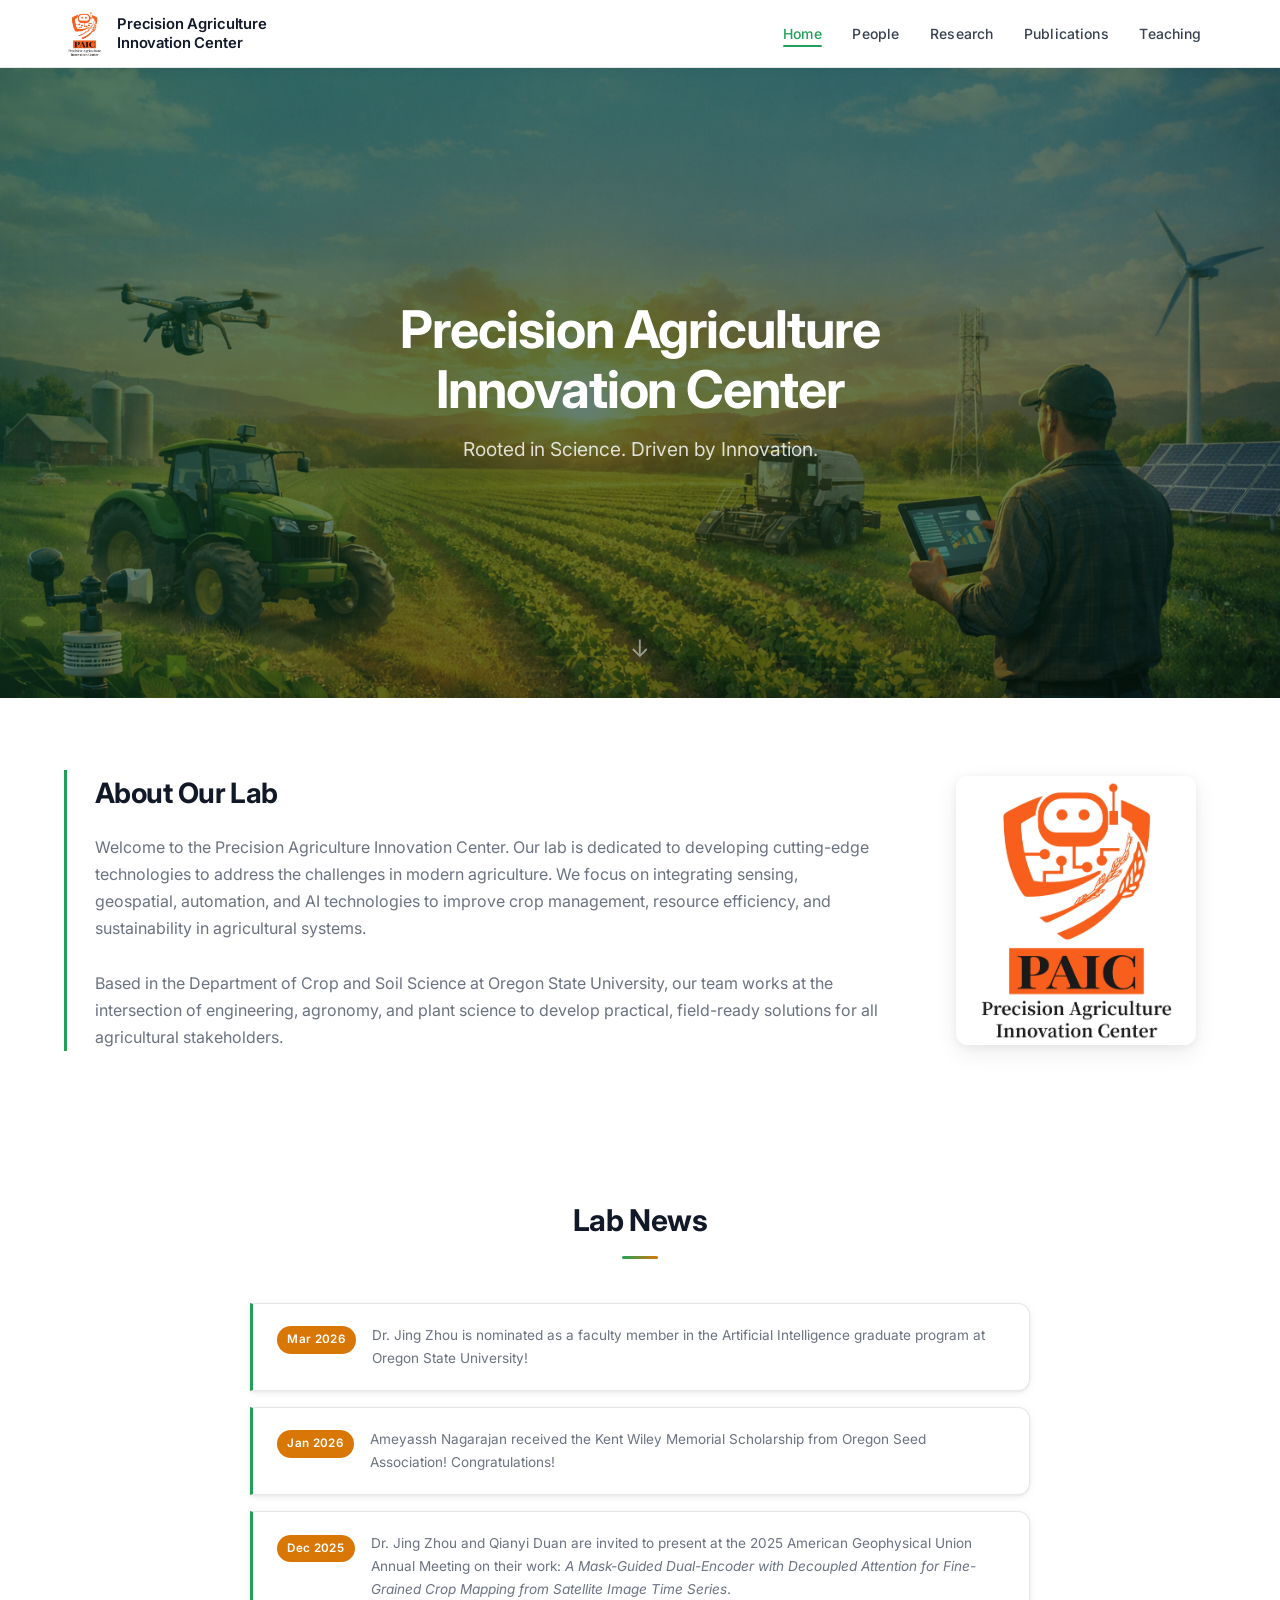
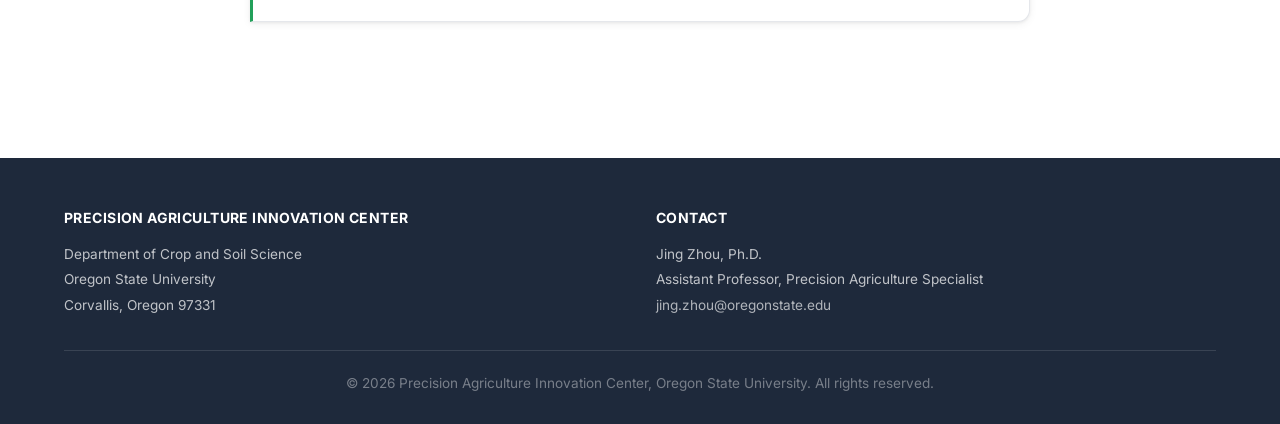
<file: index.html>
<!DOCTYPE html>
<html lang="en">
<head>
  <meta charset="UTF-8" />
  <meta name="viewport" content="width=device-width, initial-scale=1.0" />
  <title>Precision Agriculture Innovation Center | Oregon State University</title>
  <link rel="stylesheet" href="css/styles.css" />
</head>
<body>

  <!-- ===== NAVBAR ===== -->
  <nav class="navbar" role="navigation" aria-label="Main navigation">
    <div class="container">
      <a class="nav-brand" href="index.html">
        <img src="images/logo.jpg" alt="PAIC Logo" />
        <span class="nav-brand-text">Precision Agriculture<br>Innovation Center</span>
      </a>
      <button class="hamburger" aria-label="Toggle menu" aria-expanded="false">
        <span></span><span></span><span></span>
      </button>
      <ul class="nav-links">
        <li><a href="index.html">Home</a></li>
        <li><a href="people.html">People</a></li>
        <li><a href="research.html">Research</a></li>
        <li><a href="publications.html">Publications</a></li>
        <li><a href="teaching.html">Teaching</a></li>
      </ul>
    </div>
  </nav>

  <!-- ===== HERO ===== -->
  <section class="hero" aria-label="Hero banner">
    <div class="hero-content">
      <h1>Precision Agriculture Innovation Center</h1>
      <p>Rooted in Science. Driven by Innovation.</p>
    </div>
    <div class="hero-arrow" aria-hidden="true">&#8595;</div>
  </section>

  <!-- ===== ABOUT ===== -->
  <section class="section">
    <div class="container">
      <div class="about-grid">
        <div class="about-text">
          <h2>About Our Lab</h2>
          <p>Welcome to the Precision Agriculture Innovation Center. Our lab is dedicated to developing cutting-edge technologies to address the challenges in modern agriculture. We focus on integrating sensing, geospatial, automation, and AI technologies to improve crop management, resource efficiency, and sustainability in agricultural systems.</p>
          <br>
          <p>Based in the Department of Crop and Soil Science at Oregon State University, our team works at the intersection of engineering, agronomy, and plant science to develop practical, field-ready solutions for all agricultural stakeholders.</p>
        </div>
        <div class="about-logo">
          <img src="images/logo.jpg" alt="PAIC Lab Logo" />
        </div>
      </div>
    </div>
  </section>

  <!-- ===== LAB NEWS ===== -->
  <section class="section">
    <div class="container">
      <div class="section-header">
        <h2>Lab News</h2>
      </div>
      <div class="news-list">

        <div class="news-item">
          <span class="news-date">Mar 2026</span>
          <div class="news-text">
            <p>Dr. Jing Zhou is nominated as a faculty member in the Artificial Intelligence graduate program at Oregon State University!</p>
          </div>
        </div>

        <div class="news-item">
          <span class="news-date">Jan 2026</span>
          <div class="news-text">
            <p>Ameyassh Nagarajan received the Kent Wiley Memorial Scholarship from Oregon Seed Association! Congratulations!</p>
          </div>
        </div>

        <div class="news-item">
          <span class="news-date">Dec 2025</span>
          <div class="news-text">
            <p>Dr. Jing Zhou and Qianyi Duan are invited to present at the 2025 American Geophysical Union Annual Meeting on their work: <em>A Mask-Guided Dual-Encoder with Decoupled Attention for Fine-Grained Crop Mapping from Satellite Image Time Series</em>.</p>
          </div>
        </div>

      </div>
    </div>
  </section>

  <!-- ===== FOOTER ===== -->
  <footer class="footer">
    <div class="container">
      <div class="footer-grid">
        <div>
          <h4>Precision Agriculture Innovation Center</h4>
          <address>
            Department of Crop and Soil Science<br>
            Oregon State University<br>
            Corvallis, Oregon 97331
          </address>
        </div>
        <div>
          <h4>Contact</h4>
          <p>
            Jing Zhou, Ph.D.<br>
            Assistant Professor, Precision Agriculture Specialist<br>
            <a href="mailto:jing.zhou@oregonstate.edu">jing.zhou@oregonstate.edu</a><br>
          </p>
        </div>
      </div>
      <div class="footer-bottom">
        <p>&copy; 2026 Precision Agriculture Innovation Center, Oregon State University. All rights reserved.</p>
      </div>
    </div>
  </footer>

  <script src="js/main.js"></script>
</body>
</html>
</file>
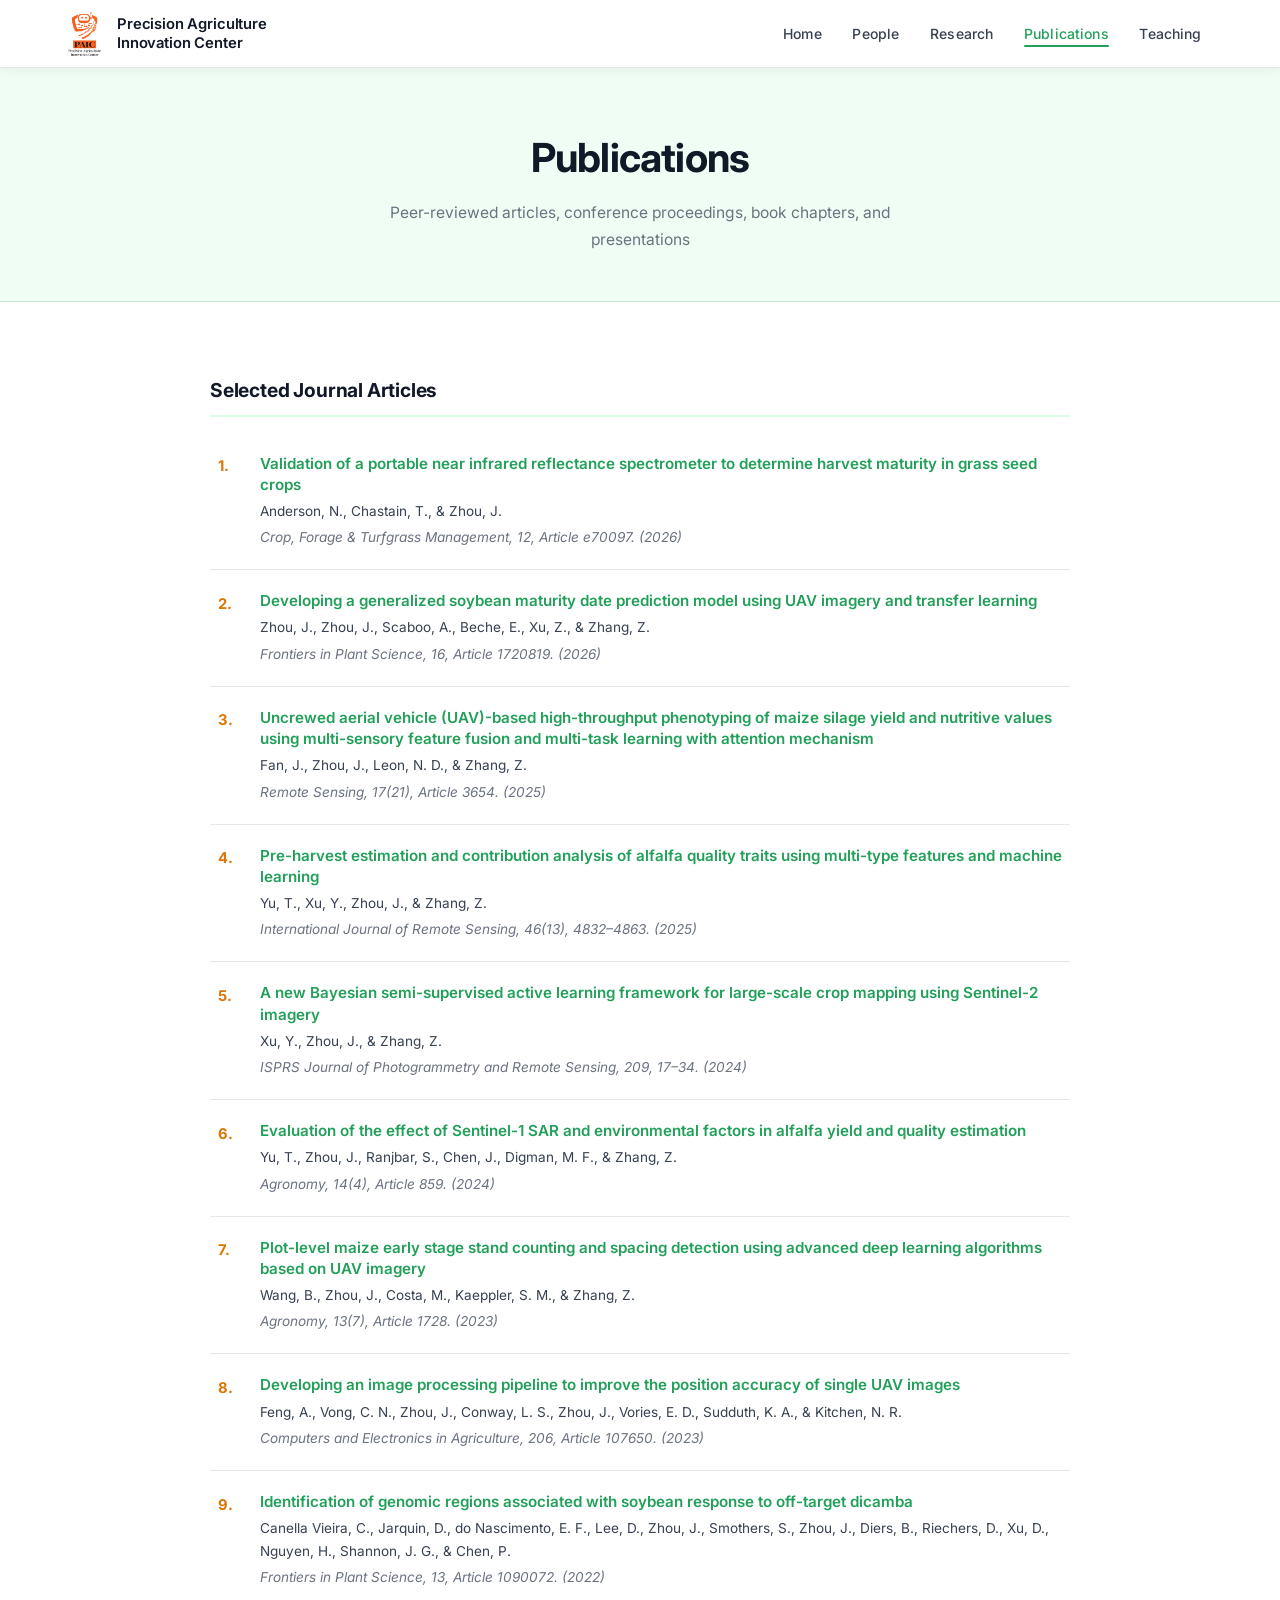
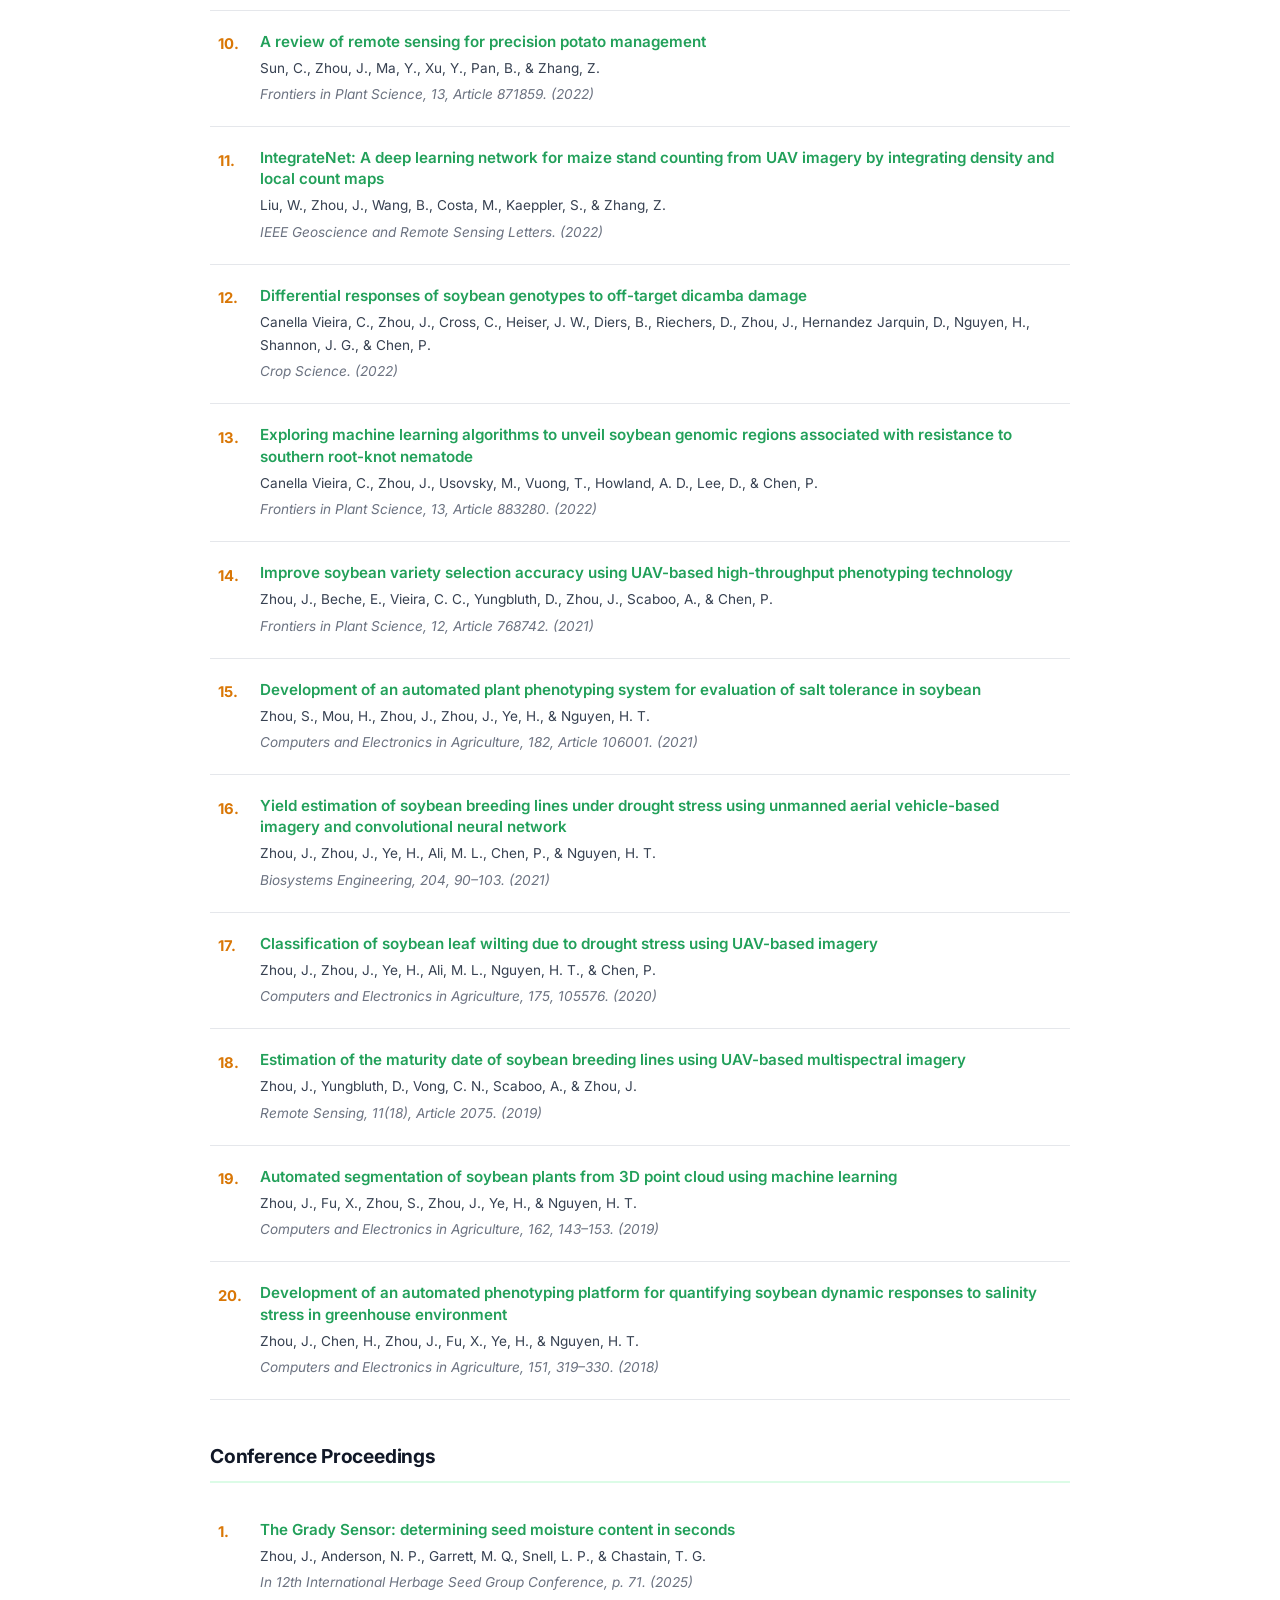
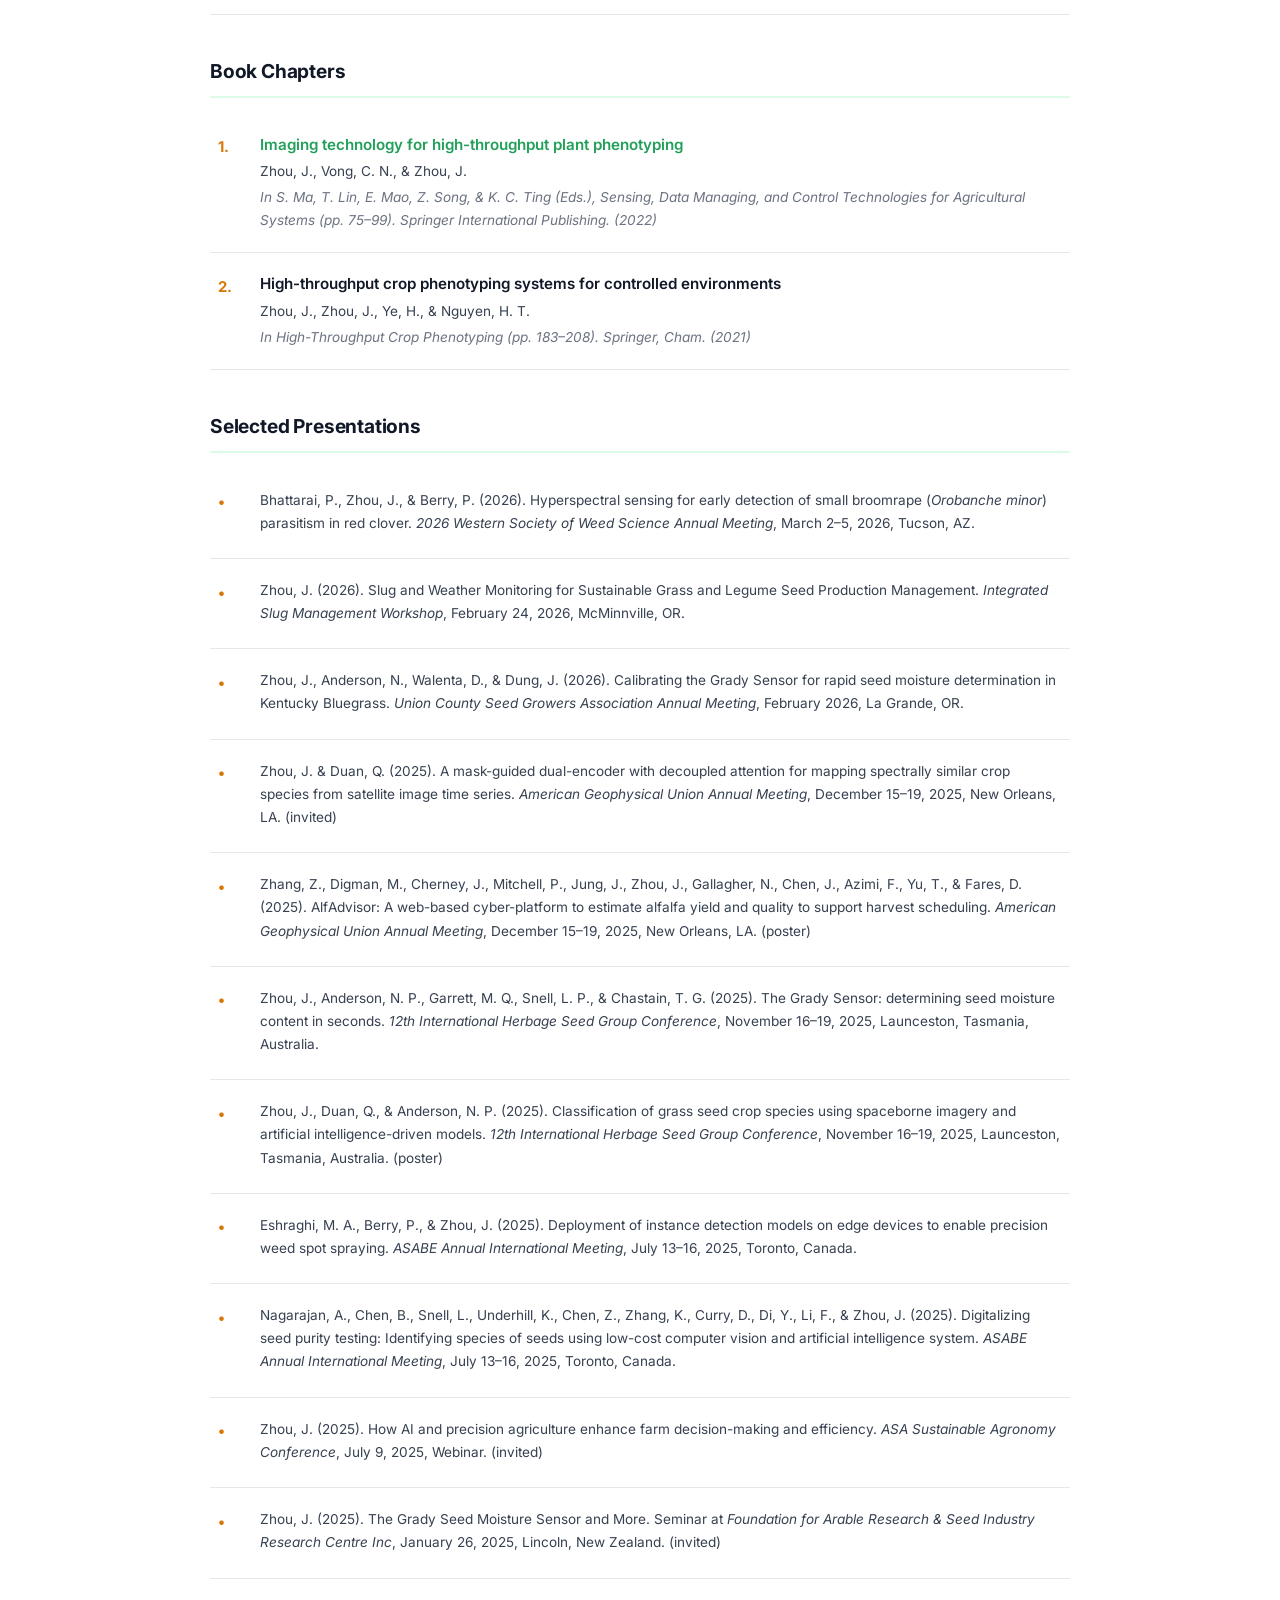
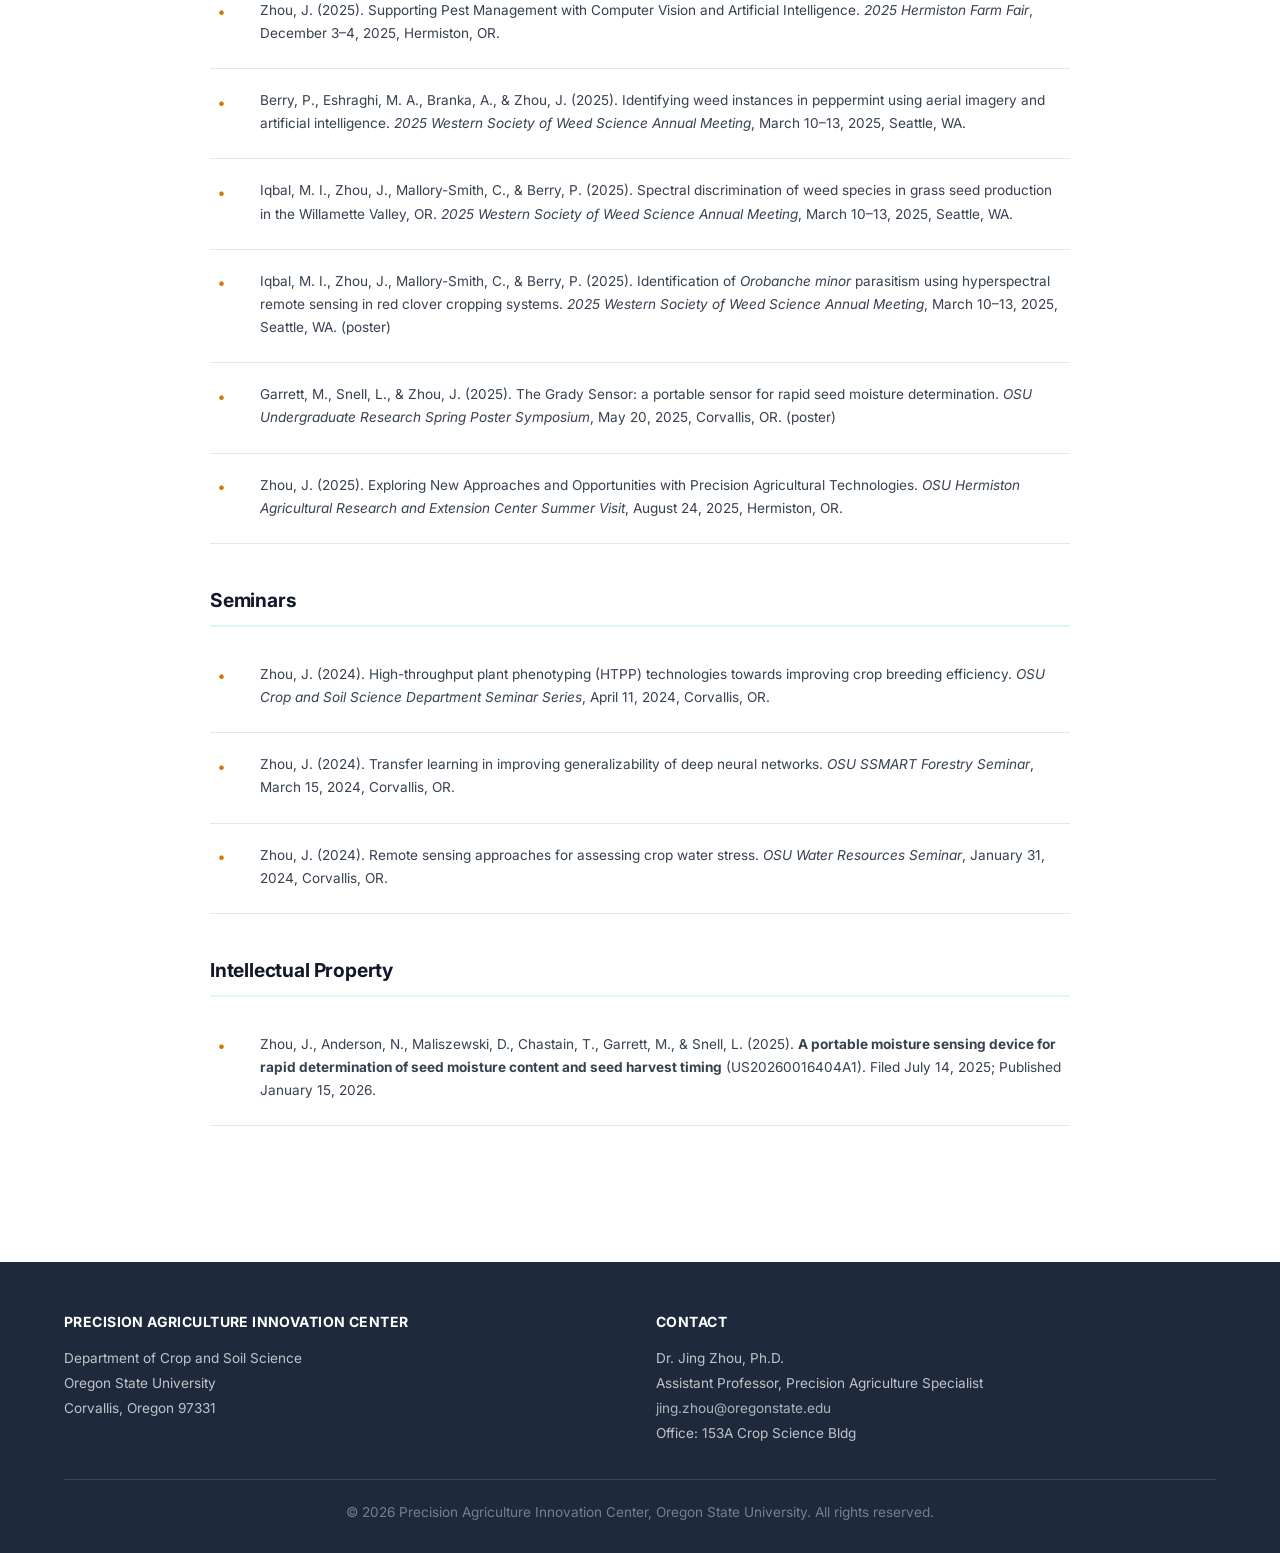
<file: publications.html>
<!DOCTYPE html>
<html lang="en">
<head>
  <meta charset="UTF-8" />
  <meta name="viewport" content="width=device-width, initial-scale=1.0" />
  <title>Publications | Precision Agriculture Innovation Center</title>
  <link rel="stylesheet" href="css/styles.css" />
</head>
<body>

  <!-- ===== NAVBAR ===== -->
  <nav class="navbar" role="navigation" aria-label="Main navigation">
    <div class="container">
      <a class="nav-brand" href="index.html">
        <img src="images/logo.jpg" alt="PAIC Logo" />
        <span class="nav-brand-text">Precision Agriculture<br>Innovation Center</span>
      </a>
      <button class="hamburger" aria-label="Toggle menu" aria-expanded="false">
        <span></span><span></span><span></span>
      </button>
      <ul class="nav-links">
        <li><a href="index.html">Home</a></li>
        <li><a href="people.html">People</a></li>
        <li><a href="research.html">Research</a></li>
        <li><a href="publications.html">Publications</a></li>
        <li><a href="teaching.html">Teaching</a></li>
      </ul>
    </div>
  </nav>

  <!-- ===== PAGE HEADER ===== -->
  <header class="page-header">
    <div class="container">
      <h1>Publications</h1>
      <p>Peer-reviewed articles, conference proceedings, book chapters, and presentations</p>
    </div>
  </header>

  <!-- ===== PUBLICATIONS ===== -->
  <section class="section">
    <div class="container">
      <div class="publications-list">

        <!-- ── Journal Articles ── -->
        <div class="pub-section-header">
          <h2>Selected Journal Articles</h2>
        </div>

        <div class="pub-item">
          <span class="pub-num">1.</span>
          <div class="pub-content">
            <a href="https://doi.org/10.1002/cft2.70097" target="_blank" rel="noopener" class="pub-title">Validation of a portable near infrared reflectance spectrometer to determine harvest maturity in grass seed crops</a>
            <p class="pub-authors">Anderson, N., Chastain, T., &amp; Zhou, J.</p>
            <p class="pub-journal"><em>Crop, Forage &amp; Turfgrass Management</em>, 12, Article e70097. (2026)</p>
          </div>
        </div>

        <div class="pub-item">
          <span class="pub-num">2.</span>
          <div class="pub-content">
            <a href="https://doi.org/10.3389/fpls.2025.1720819" target="_blank" rel="noopener" class="pub-title">Developing a generalized soybean maturity date prediction model using UAV imagery and transfer learning</a>
            <p class="pub-authors">Zhou, J., Zhou, J., Scaboo, A., Beche, E., Xu, Z., &amp; Zhang, Z.</p>
            <p class="pub-journal"><em>Frontiers in Plant Science</em>, 16, Article 1720819. (2026)</p>
          </div>
        </div>

        <div class="pub-item">
          <span class="pub-num">3.</span>
          <div class="pub-content">
            <a href="https://doi.org/10.3390/rs17213654" target="_blank" rel="noopener" class="pub-title">Uncrewed aerial vehicle (UAV)-based high-throughput phenotyping of maize silage yield and nutritive values using multi-sensory feature fusion and multi-task learning with attention mechanism</a>
            <p class="pub-authors">Fan, J., Zhou, J., Leon, N. D., &amp; Zhang, Z.</p>
            <p class="pub-journal"><em>Remote Sensing</em>, 17(21), Article 3654. (2025)</p>
          </div>
        </div>

        <div class="pub-item">
          <span class="pub-num">4.</span>
          <div class="pub-content">
            <a href="https://doi.org/10.1080/01431161.2025.2505248" target="_blank" rel="noopener" class="pub-title">Pre-harvest estimation and contribution analysis of alfalfa quality traits using multi-type features and machine learning</a>
            <p class="pub-authors">Yu, T., Xu, Y., Zhou, J., &amp; Zhang, Z.</p>
            <p class="pub-journal"><em>International Journal of Remote Sensing</em>, 46(13), 4832–4863. (2025)</p>
          </div>
        </div>

        <div class="pub-item">
          <span class="pub-num">5.</span>
          <div class="pub-content">
            <a href="https://doi.org/10.1016/j.isprsjprs.2024.01.023" target="_blank" rel="noopener" class="pub-title">A new Bayesian semi-supervised active learning framework for large-scale crop mapping using Sentinel-2 imagery</a>
            <p class="pub-authors">Xu, Y., Zhou, J., &amp; Zhang, Z.</p>
            <p class="pub-journal"><em>ISPRS Journal of Photogrammetry and Remote Sensing</em>, 209, 17–34. (2024)</p>
          </div>
        </div>

        <div class="pub-item">
          <span class="pub-num">6.</span>
          <div class="pub-content">
            <a href="https://doi.org/10.3390/agronomy14040859" target="_blank" rel="noopener" class="pub-title">Evaluation of the effect of Sentinel-1 SAR and environmental factors in alfalfa yield and quality estimation</a>
            <p class="pub-authors">Yu, T., Zhou, J., Ranjbar, S., Chen, J., Digman, M. F., &amp; Zhang, Z.</p>
            <p class="pub-journal"><em>Agronomy</em>, 14(4), Article 859. (2024)</p>
          </div>
        </div>

        <div class="pub-item">
          <span class="pub-num">7.</span>
          <div class="pub-content">
            <a href="https://doi.org/10.3390/agronomy13071728" target="_blank" rel="noopener" class="pub-title">Plot-level maize early stage stand counting and spacing detection using advanced deep learning algorithms based on UAV imagery</a>
            <p class="pub-authors">Wang, B., Zhou, J., Costa, M., Kaeppler, S. M., &amp; Zhang, Z.</p>
            <p class="pub-journal"><em>Agronomy</em>, 13(7), Article 1728. (2023)</p>
          </div>
        </div>

        <div class="pub-item">
          <span class="pub-num">8.</span>
          <div class="pub-content">
            <a href="https://doi.org/10.1016/j.compag.2023.107650" target="_blank" rel="noopener" class="pub-title">Developing an image processing pipeline to improve the position accuracy of single UAV images</a>
            <p class="pub-authors">Feng, A., Vong, C. N., Zhou, J., Conway, L. S., Zhou, J., Vories, E. D., Sudduth, K. A., &amp; Kitchen, N. R.</p>
            <p class="pub-journal"><em>Computers and Electronics in Agriculture</em>, 206, Article 107650. (2023)</p>
          </div>
        </div>

        <div class="pub-item">
          <span class="pub-num">9.</span>
          <div class="pub-content">
            <a href="https://doi.org/10.3389/fpls.2022.1090072" target="_blank" rel="noopener" class="pub-title">Identification of genomic regions associated with soybean response to off-target dicamba</a>
            <p class="pub-authors">Canella Vieira, C., Jarquin, D., do Nascimento, E. F., Lee, D., Zhou, J., Smothers, S., Zhou, J., Diers, B., Riechers, D., Xu, D., Nguyen, H., Shannon, J. G., &amp; Chen, P.</p>
            <p class="pub-journal"><em>Frontiers in Plant Science</em>, 13, Article 1090072. (2022)</p>
          </div>
        </div>

        <div class="pub-item">
          <span class="pub-num">10.</span>
          <div class="pub-content">
            <a href="https://doi.org/10.3389/fpls.2022.871859" target="_blank" rel="noopener" class="pub-title">A review of remote sensing for precision potato management</a>
            <p class="pub-authors">Sun, C., Zhou, J., Ma, Y., Xu, Y., Pan, B., &amp; Zhang, Z.</p>
            <p class="pub-journal"><em>Frontiers in Plant Science</em>, 13, Article 871859. (2022)</p>
          </div>
        </div>

        <div class="pub-item">
          <span class="pub-num">11.</span>
          <div class="pub-content">
            <a href="https://doi.org/10.1109/LGRS.2022.3186544" target="_blank" rel="noopener" class="pub-title">IntegrateNet: A deep learning network for maize stand counting from UAV imagery by integrating density and local count maps</a>
            <p class="pub-authors">Liu, W., Zhou, J., Wang, B., Costa, M., Kaeppler, S., &amp; Zhang, Z.</p>
            <p class="pub-journal"><em>IEEE Geoscience and Remote Sensing Letters</em>. (2022)</p>
          </div>
        </div>

        <div class="pub-item">
          <span class="pub-num">12.</span>
          <div class="pub-content">
            <a href="https://doi.org/10.1002/csc2.20757" target="_blank" rel="noopener" class="pub-title">Differential responses of soybean genotypes to off-target dicamba damage</a>
            <p class="pub-authors">Canella Vieira, C., Zhou, J., Cross, C., Heiser, J. W., Diers, B., Riechers, D., Zhou, J., Hernandez Jarquin, D., Nguyen, H., Shannon, J. G., &amp; Chen, P.</p>
            <p class="pub-journal"><em>Crop Science</em>. (2022)</p>
          </div>
        </div>

        <div class="pub-item">
          <span class="pub-num">13.</span>
          <div class="pub-content">
            <a href="https://doi.org/10.3389/fpls.2022.883280" target="_blank" rel="noopener" class="pub-title">Exploring machine learning algorithms to unveil soybean genomic regions associated with resistance to southern root-knot nematode</a>
            <p class="pub-authors">Canella Vieira, C., Zhou, J., Usovsky, M., Vuong, T., Howland, A. D., Lee, D., &amp; Chen, P.</p>
            <p class="pub-journal"><em>Frontiers in Plant Science</em>, 13, Article 883280. (2022)</p>
          </div>
        </div>

        <div class="pub-item">
          <span class="pub-num">14.</span>
          <div class="pub-content">
            <a href="https://doi.org/10.3389/fpls.2021.768742" target="_blank" rel="noopener" class="pub-title">Improve soybean variety selection accuracy using UAV-based high-throughput phenotyping technology</a>
            <p class="pub-authors">Zhou, J., Beche, E., Vieira, C. C., Yungbluth, D., Zhou, J., Scaboo, A., &amp; Chen, P.</p>
            <p class="pub-journal"><em>Frontiers in Plant Science</em>, 12, Article 768742. (2021)</p>
          </div>
        </div>

        <div class="pub-item">
          <span class="pub-num">15.</span>
          <div class="pub-content">
            <a href="https://doi.org/10.1016/j.compag.2021.106001" target="_blank" rel="noopener" class="pub-title">Development of an automated plant phenotyping system for evaluation of salt tolerance in soybean</a>
            <p class="pub-authors">Zhou, S., Mou, H., Zhou, J., Zhou, J., Ye, H., &amp; Nguyen, H. T.</p>
            <p class="pub-journal"><em>Computers and Electronics in Agriculture</em>, 182, Article 106001. (2021)</p>
          </div>
        </div>

        <div class="pub-item">
          <span class="pub-num">16.</span>
          <div class="pub-content">
            <a href="https://doi.org/10.1016/j.biosystemseng.2021.01.017" target="_blank" rel="noopener" class="pub-title">Yield estimation of soybean breeding lines under drought stress using unmanned aerial vehicle-based imagery and convolutional neural network</a>
            <p class="pub-authors">Zhou, J., Zhou, J., Ye, H., Ali, M. L., Chen, P., &amp; Nguyen, H. T.</p>
            <p class="pub-journal"><em>Biosystems Engineering</em>, 204, 90–103. (2021)</p>
          </div>
        </div>

        <div class="pub-item">
          <span class="pub-num">17.</span>
          <div class="pub-content">
            <a href="https://doi.org/10.1016/j.compag.2020.105576" target="_blank" rel="noopener" class="pub-title">Classification of soybean leaf wilting due to drought stress using UAV-based imagery</a>
            <p class="pub-authors">Zhou, J., Zhou, J., Ye, H., Ali, M. L., Nguyen, H. T., &amp; Chen, P.</p>
            <p class="pub-journal"><em>Computers and Electronics in Agriculture</em>, 175, 105576. (2020)</p>
          </div>
        </div>

        <div class="pub-item">
          <span class="pub-num">18.</span>
          <div class="pub-content">
            <a href="https://doi.org/10.3390/rs11182075" target="_blank" rel="noopener" class="pub-title">Estimation of the maturity date of soybean breeding lines using UAV-based multispectral imagery</a>
            <p class="pub-authors">Zhou, J., Yungbluth, D., Vong, C. N., Scaboo, A., &amp; Zhou, J.</p>
            <p class="pub-journal"><em>Remote Sensing</em>, 11(18), Article 2075. (2019)</p>
          </div>
        </div>

        <div class="pub-item">
          <span class="pub-num">19.</span>
          <div class="pub-content">
            <a href="https://doi.org/10.1016/j.compag.2019.04.014" target="_blank" rel="noopener" class="pub-title">Automated segmentation of soybean plants from 3D point cloud using machine learning</a>
            <p class="pub-authors">Zhou, J., Fu, X., Zhou, S., Zhou, J., Ye, H., &amp; Nguyen, H. T.</p>
            <p class="pub-journal"><em>Computers and Electronics in Agriculture</em>, 162, 143–153. (2019)</p>
          </div>
        </div>

        <div class="pub-item" style="margin-bottom:2.5rem;">
          <span class="pub-num">20.</span>
          <div class="pub-content">
            <a href="https://doi.org/10.1016/j.compag.2018.06.016" target="_blank" rel="noopener" class="pub-title">Development of an automated phenotyping platform for quantifying soybean dynamic responses to salinity stress in greenhouse environment</a>
            <p class="pub-authors">Zhou, J., Chen, H., Zhou, J., Fu, X., Ye, H., &amp; Nguyen, H. T.</p>
            <p class="pub-journal"><em>Computers and Electronics in Agriculture</em>, 151, 319–330. (2018)</p>
          </div>
        </div>

        <!-- ── Conference Proceedings ── -->
        <div class="pub-section-header">
          <h2>Conference Proceedings</h2>
        </div>

        <div class="pub-item" style="margin-bottom:2.5rem;">
          <span class="pub-num">1.</span>
          <div class="pub-content">
            <a href="https://ihsg.org/wp-content/uploads/2025/12/IHSG-2025.pdf" target="_blank" rel="noopener" class="pub-title">The Grady Sensor: determining seed moisture content in seconds</a>
            <p class="pub-authors">Zhou, J., Anderson, N. P., Garrett, M. Q., Snell, L. P., &amp; Chastain, T. G.</p>
            <p class="pub-journal">In <em>12th International Herbage Seed Group Conference</em>, p. 71. (2025)</p>
          </div>
        </div>

        <!-- ── Book Chapters ── -->
        <div class="pub-section-header">
          <h2>Book Chapters</h2>
        </div>

        <div class="pub-item">
          <span class="pub-num">1.</span>
          <div class="pub-content">
            <a href="https://doi.org/10.1007/978-3-031-03834-1_4" target="_blank" rel="noopener" class="pub-title">Imaging technology for high-throughput plant phenotyping</a>
            <p class="pub-authors">Zhou, J., Vong, C. N., &amp; Zhou, J.</p>
            <p class="pub-journal">In S. Ma, T. Lin, E. Mao, Z. Song, &amp; K. C. Ting (Eds.), <em>Sensing, Data Managing, and Control Technologies for Agricultural Systems</em> (pp. 75–99). Springer International Publishing. (2022)</p>
          </div>
        </div>

        <div class="pub-item" style="margin-bottom:2.5rem;">
          <span class="pub-num">2.</span>
          <div class="pub-content">
            <span class="pub-title" style="color:var(--text-dark); cursor:default;">High-throughput crop phenotyping systems for controlled environments</span>
            <p class="pub-authors">Zhou, J., Zhou, J., Ye, H., &amp; Nguyen, H. T.</p>
            <p class="pub-journal">In <em>High-Throughput Crop Phenotyping</em> (pp. 183–208). Springer, Cham. (2021)</p>
          </div>
        </div>

        <!-- ── Selected Presentations ── -->
        <div class="pub-section-header">
          <h2>Selected Presentations</h2>
        </div>

        <div class="pub-item">
          <span class="pub-num">&bull;</span>
          <div class="pub-content">
            <p class="pub-authors">Bhattarai, P., Zhou, J., &amp; Berry, P. (2026). Hyperspectral sensing for early detection of small broomrape (<em>Orobanche minor</em>) parasitism in red clover. <em>2026 Western Society of Weed Science Annual Meeting</em>, March 2–5, 2026, Tucson, AZ.</p>
          </div>
        </div>

        <div class="pub-item">
          <span class="pub-num">&bull;</span>
          <div class="pub-content">
            <p class="pub-authors">Zhou, J. (2026). Slug and Weather Monitoring for Sustainable Grass and Legume Seed Production Management. <em>Integrated Slug Management Workshop</em>, February 24, 2026, McMinnville, OR.</p>
          </div>
        </div>

        <div class="pub-item">
          <span class="pub-num">&bull;</span>
          <div class="pub-content">
            <p class="pub-authors">Zhou, J., Anderson, N., Walenta, D., &amp; Dung, J. (2026). Calibrating the Grady Sensor for rapid seed moisture determination in Kentucky Bluegrass. <em>Union County Seed Growers Association Annual Meeting</em>, February 2026, La Grande, OR.</p>
          </div>
        </div>

        <div class="pub-item">
          <span class="pub-num">&bull;</span>
          <div class="pub-content">
            <p class="pub-authors">Zhou, J. &amp; Duan, Q. (2025). A mask-guided dual-encoder with decoupled attention for mapping spectrally similar crop species from satellite image time series. <em>American Geophysical Union Annual Meeting</em>, December 15–19, 2025, New Orleans, LA. (invited)</p>
          </div>
        </div>

        <div class="pub-item">
          <span class="pub-num">&bull;</span>
          <div class="pub-content">
            <p class="pub-authors">Zhang, Z., Digman, M., Cherney, J., Mitchell, P., Jung, J., Zhou, J., Gallagher, N., Chen, J., Azimi, F., Yu, T., &amp; Fares, D. (2025). AlfAdvisor: A web-based cyber-platform to estimate alfalfa yield and quality to support harvest scheduling. <em>American Geophysical Union Annual Meeting</em>, December 15–19, 2025, New Orleans, LA. (poster)</p>
          </div>
        </div>

        <div class="pub-item">
          <span class="pub-num">&bull;</span>
          <div class="pub-content">
            <p class="pub-authors">Zhou, J., Anderson, N. P., Garrett, M. Q., Snell, L. P., &amp; Chastain, T. G. (2025). The Grady Sensor: determining seed moisture content in seconds. <em>12th International Herbage Seed Group Conference</em>, November 16–19, 2025, Launceston, Tasmania, Australia.</p>
          </div>
        </div>

        <div class="pub-item">
          <span class="pub-num">&bull;</span>
          <div class="pub-content">
            <p class="pub-authors">Zhou, J., Duan, Q., &amp; Anderson, N. P. (2025). Classification of grass seed crop species using spaceborne imagery and artificial intelligence-driven models. <em>12th International Herbage Seed Group Conference</em>, November 16–19, 2025, Launceston, Tasmania, Australia. (poster)</p>
          </div>
        </div>

        <div class="pub-item">
          <span class="pub-num">&bull;</span>
          <div class="pub-content">
            <p class="pub-authors">Eshraghi, M. A., Berry, P., &amp; Zhou, J. (2025). Deployment of instance detection models on edge devices to enable precision weed spot spraying. <em>ASABE Annual International Meeting</em>, July 13–16, 2025, Toronto, Canada.</p>
          </div>
        </div>

        <div class="pub-item">
          <span class="pub-num">&bull;</span>
          <div class="pub-content">
            <p class="pub-authors">Nagarajan, A., Chen, B., Snell, L., Underhill, K., Chen, Z., Zhang, K., Curry, D., Di, Y., Li, F., &amp; Zhou, J. (2025). Digitalizing seed purity testing: Identifying species of seeds using low-cost computer vision and artificial intelligence system. <em>ASABE Annual International Meeting</em>, July 13–16, 2025, Toronto, Canada.</p>
          </div>
        </div>

        <div class="pub-item">
          <span class="pub-num">&bull;</span>
          <div class="pub-content">
            <p class="pub-authors">Zhou, J. (2025). How AI and precision agriculture enhance farm decision-making and efficiency. <em>ASA Sustainable Agronomy Conference</em>, July 9, 2025, Webinar. (invited)</p>
          </div>
        </div>

        <div class="pub-item">
          <span class="pub-num">&bull;</span>
          <div class="pub-content">
            <p class="pub-authors">Zhou, J. (2025). The Grady Seed Moisture Sensor and More. Seminar at <em>Foundation for Arable Research &amp; Seed Industry Research Centre Inc</em>, January 26, 2025, Lincoln, New Zealand. (invited)</p>
          </div>
        </div>

        <div class="pub-item">
          <span class="pub-num">&bull;</span>
          <div class="pub-content">
            <p class="pub-authors">Zhou, J. (2025). Supporting Pest Management with Computer Vision and Artificial Intelligence. <em>2025 Hermiston Farm Fair</em>, December 3–4, 2025, Hermiston, OR.</p>
          </div>
        </div>

        <div class="pub-item">
          <span class="pub-num">&bull;</span>
          <div class="pub-content">
            <p class="pub-authors">Berry, P., Eshraghi, M. A., Branka, A., &amp; Zhou, J. (2025). Identifying weed instances in peppermint using aerial imagery and artificial intelligence. <em>2025 Western Society of Weed Science Annual Meeting</em>, March 10–13, 2025, Seattle, WA.</p>
          </div>
        </div>

        <div class="pub-item">
          <span class="pub-num">&bull;</span>
          <div class="pub-content">
            <p class="pub-authors">Iqbal, M. I., Zhou, J., Mallory-Smith, C., &amp; Berry, P. (2025). Spectral discrimination of weed species in grass seed production in the Willamette Valley, OR. <em>2025 Western Society of Weed Science Annual Meeting</em>, March 10–13, 2025, Seattle, WA.</p>
          </div>
        </div>

        <div class="pub-item">
          <span class="pub-num">&bull;</span>
          <div class="pub-content">
            <p class="pub-authors">Iqbal, M. I., Zhou, J., Mallory-Smith, C., &amp; Berry, P. (2025). Identification of <em>Orobanche minor</em> parasitism using hyperspectral remote sensing in red clover cropping systems. <em>2025 Western Society of Weed Science Annual Meeting</em>, March 10–13, 2025, Seattle, WA. (poster)</p>
          </div>
        </div>

        <div class="pub-item">
          <span class="pub-num">&bull;</span>
          <div class="pub-content">
            <p class="pub-authors">Garrett, M., Snell, L., &amp; Zhou, J. (2025). The Grady Sensor: a portable sensor for rapid seed moisture determination. <em>OSU Undergraduate Research Spring Poster Symposium</em>, May 20, 2025, Corvallis, OR. (poster)</p>
          </div>
        </div>

        <div class="pub-item" style="margin-bottom:2.5rem;">
          <span class="pub-num">&bull;</span>
          <div class="pub-content">
            <p class="pub-authors">Zhou, J. (2025). Exploring New Approaches and Opportunities with Precision Agricultural Technologies. <em>OSU Hermiston Agricultural Research and Extension Center Summer Visit</em>, August 24, 2025, Hermiston, OR.</p>
          </div>
        </div>

        <!-- ── Seminars ── -->
        <div class="pub-section-header">
          <h2>Seminars</h2>
        </div>

        <div class="pub-item">
          <span class="pub-num">&bull;</span>
          <div class="pub-content">
            <p class="pub-authors">Zhou, J. (2024). High-throughput plant phenotyping (HTPP) technologies towards improving crop breeding efficiency. <em>OSU Crop and Soil Science Department Seminar Series</em>, April 11, 2024, Corvallis, OR.</p>
          </div>
        </div>

        <div class="pub-item">
          <span class="pub-num">&bull;</span>
          <div class="pub-content">
            <p class="pub-authors">Zhou, J. (2024). Transfer learning in improving generalizability of deep neural networks. <em>OSU SSMART Forestry Seminar</em>, March 15, 2024, Corvallis, OR.</p>
          </div>
        </div>

        <div class="pub-item" style="margin-bottom:2.5rem;">
          <span class="pub-num">&bull;</span>
          <div class="pub-content">
            <p class="pub-authors">Zhou, J. (2024). Remote sensing approaches for assessing crop water stress. <em>OSU Water Resources Seminar</em>, January 31, 2024, Corvallis, OR.</p>
          </div>
        </div>

        <!-- ── Intellectual Property ── -->
        <div class="pub-section-header">
          <h2>Intellectual Property</h2>
        </div>

        <div class="pub-item">
          <span class="pub-num">&bull;</span>
          <div class="pub-content">
            <p class="pub-authors">Zhou, J., Anderson, N., Maliszewski, D., Chastain, T., Garrett, M., &amp; Snell, L. (2025). <strong>A portable moisture sensing device for rapid determination of seed moisture content and seed harvest timing</strong> (US20260016404A1). Filed July 14, 2025; Published January 15, 2026.</p>
          </div>
        </div>

      </div>
    </div>
  </section>

  <!-- ===== FOOTER ===== -->
  <footer class="footer">
    <div class="container">
      <div class="footer-grid">
        <div>
          <h4>Precision Agriculture Innovation Center</h4>
          <address>
            Department of Crop and Soil Science<br>
            Oregon State University<br>
            Corvallis, Oregon 97331
          </address>
        </div>
        <div>
          <h4>Contact</h4>
          <p>
            Dr. Jing Zhou, Ph.D.<br>
            Assistant Professor, Precision Agriculture Specialist<br>
            <a href="mailto:jing.zhou@oregonstate.edu">jing.zhou@oregonstate.edu</a><br>
            Office: 153A Crop Science Bldg
          </p>
        </div>
      </div>
      <div class="footer-bottom">
        <p>&copy; 2026 Precision Agriculture Innovation Center, Oregon State University. All rights reserved.</p>
      </div>
    </div>
  </footer>

  <script src="js/main.js"></script>
</body>
</html>
</file>
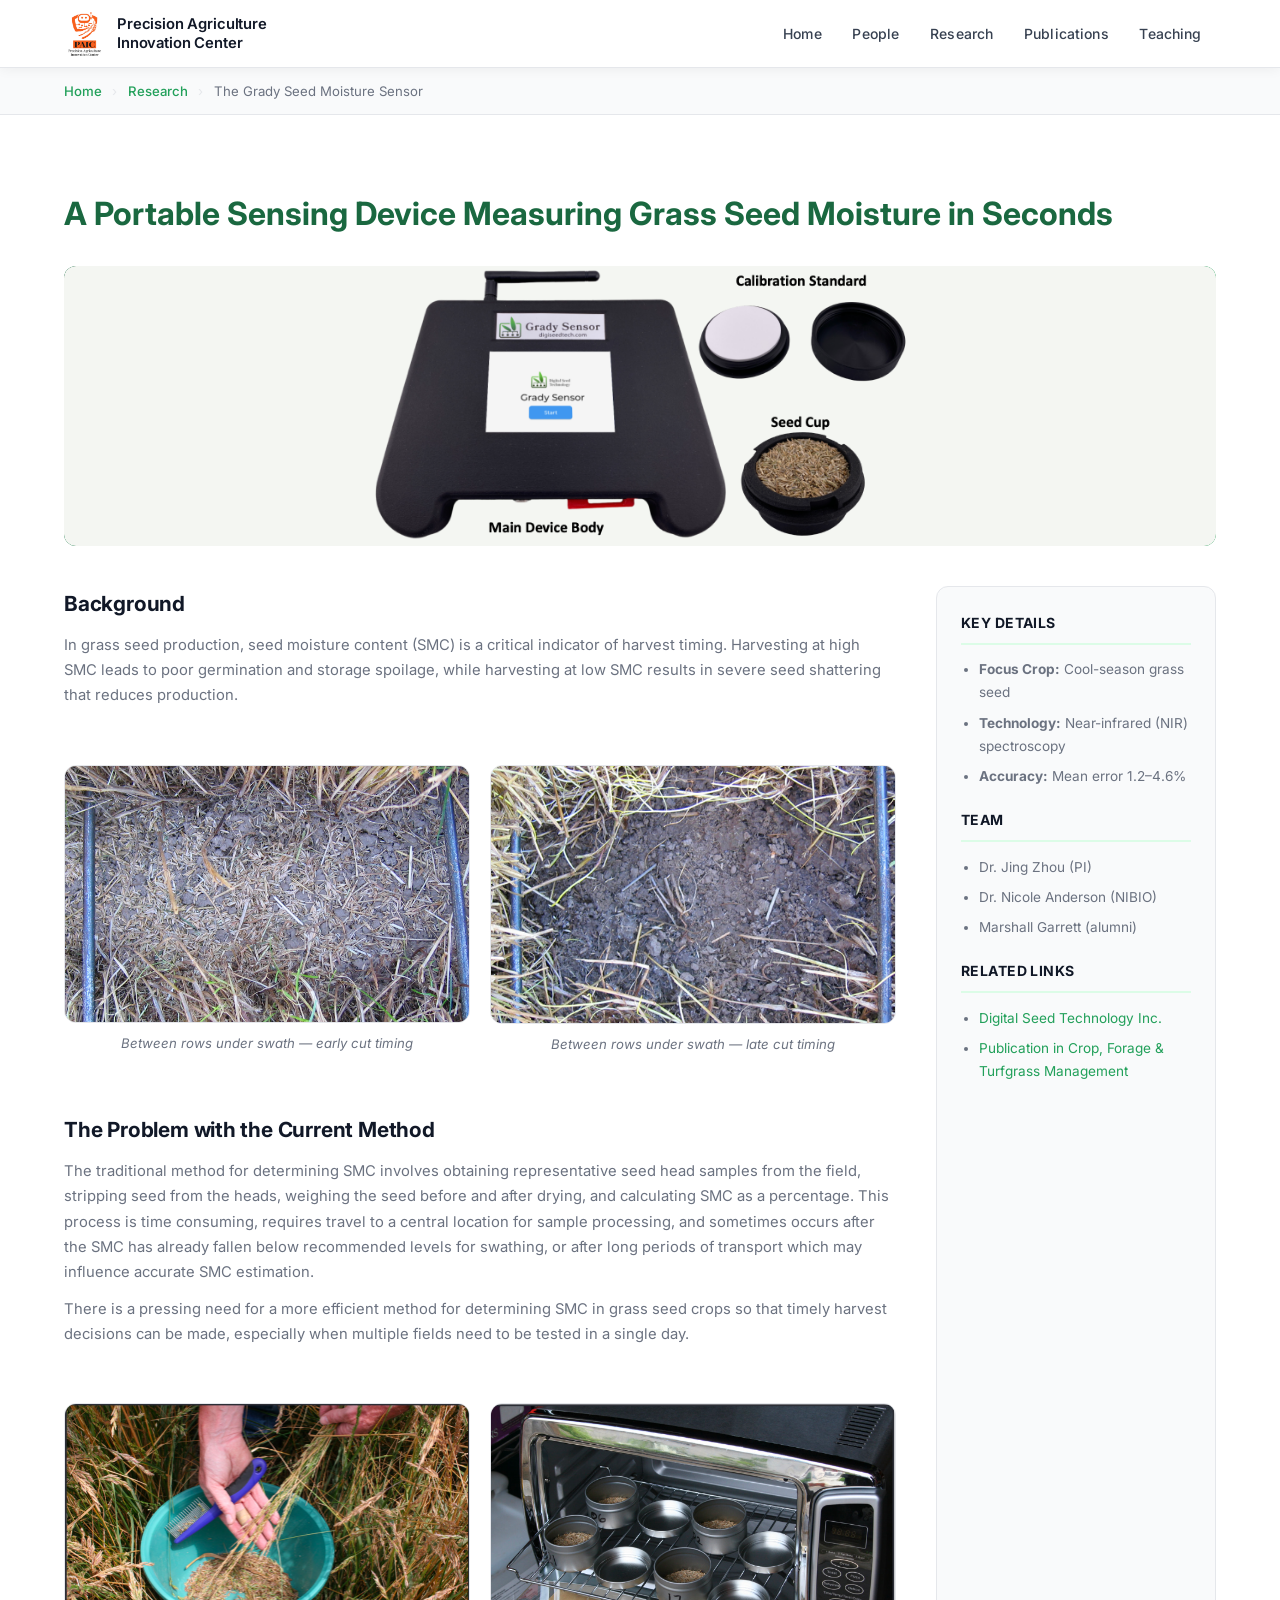
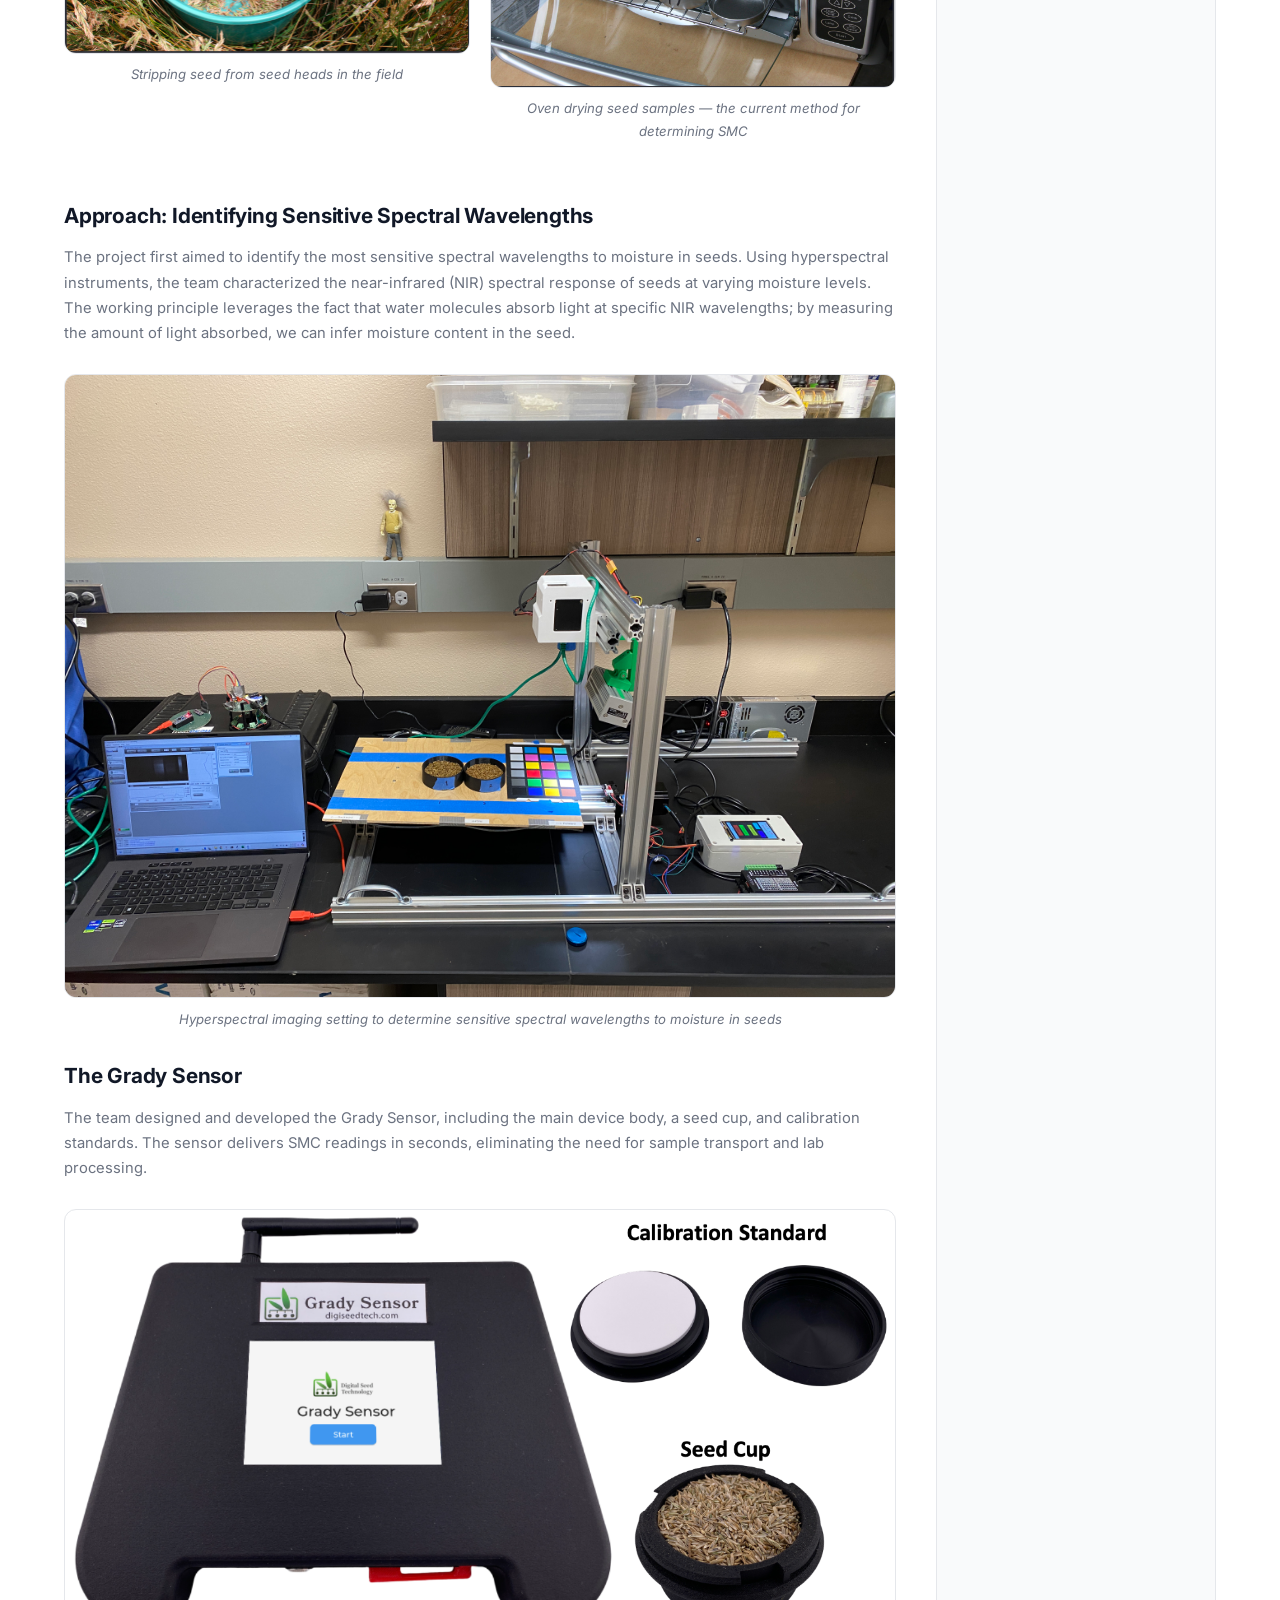
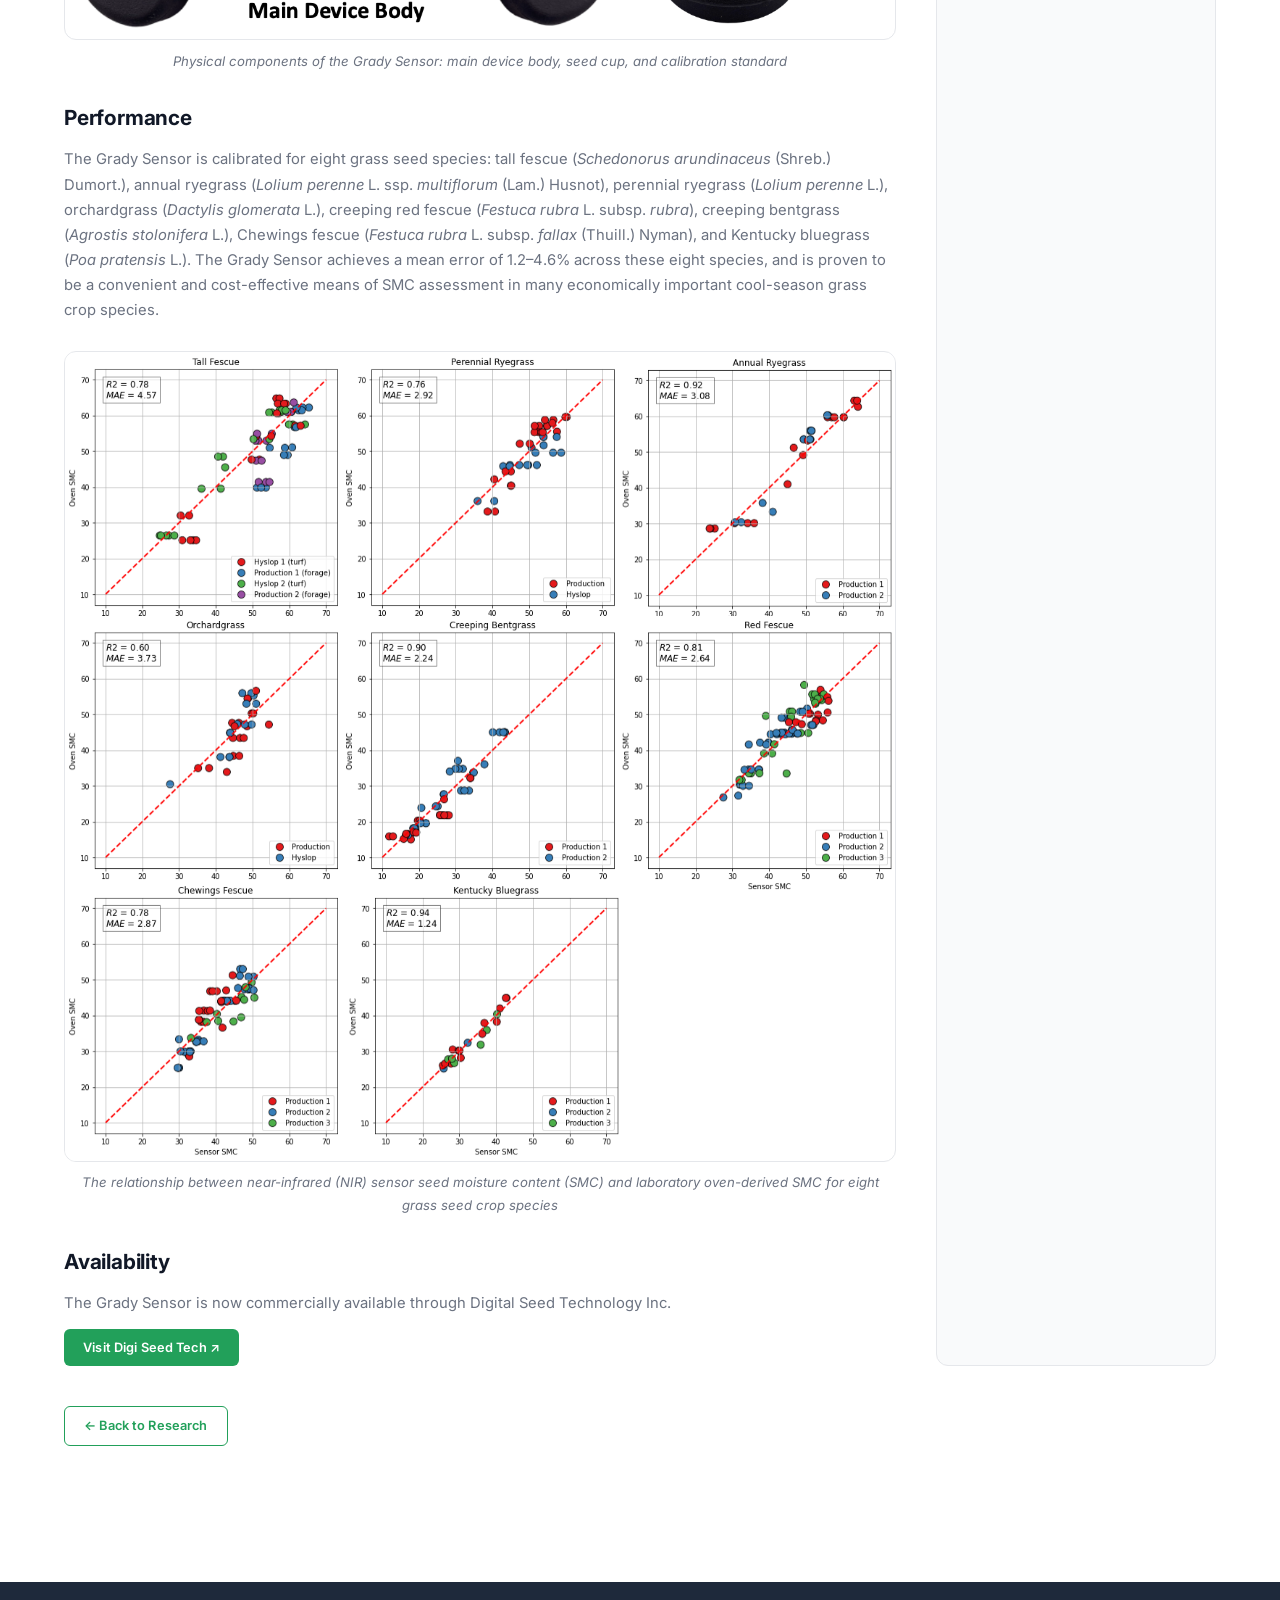
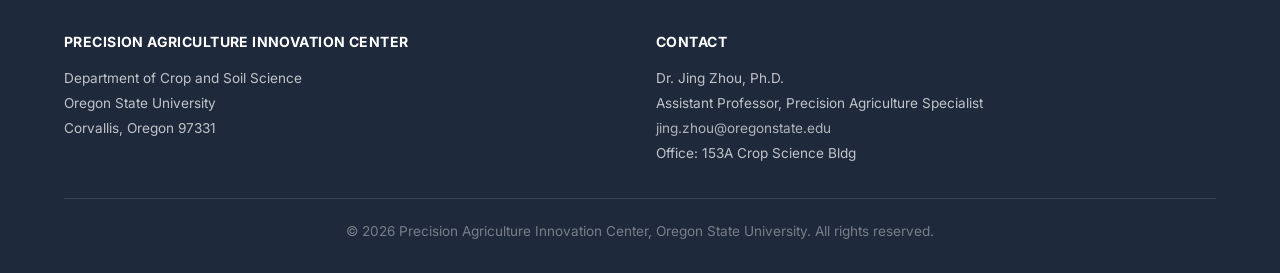
<file: research-grady-sensor.html>
<!DOCTYPE html>
<html lang="en">
<head>
  <meta charset="UTF-8" />
  <meta name="viewport" content="width=device-width, initial-scale=1.0" />
  <title>The Grady Seed Moisture Sensor | Research | PAIC</title>
  <link rel="stylesheet" href="css/styles.css" />
</head>
<body>

  <!-- ===== NAVBAR ===== -->
  <nav class="navbar" role="navigation" aria-label="Main navigation">
    <div class="container">
      <a class="nav-brand" href="index.html">
        <img src="images/logo.jpg" alt="PAIC Logo" />
        <span class="nav-brand-text">Precision Agriculture<br>Innovation Center</span>
      </a>
      <button class="hamburger" aria-label="Toggle menu" aria-expanded="false">
        <span></span><span></span><span></span>
      </button>
      <ul class="nav-links">
        <li><a href="index.html">Home</a></li>
        <li><a href="people.html">People</a></li>
        <li><a href="research.html">Research</a></li>
        <li><a href="publications.html">Publications</a></li>
        <li><a href="teaching.html">Teaching</a></li>
      </ul>
    </div>
  </nav>

  <!-- ===== BREADCRUMB ===== -->
  <div class="breadcrumb">
    <div class="container">
      <a href="index.html">Home</a>
      <span>&rsaquo;</span>
      <a href="research.html">Research</a>
      <span>&rsaquo;</span>
      The Grady Seed Moisture Sensor
    </div>
  </div>

  <!-- ===== PROJECT PAGE ===== -->
  <section class="section">
    <div class="container">

      <h1 style="font-size:2rem; color:var(--green-dark); margin-bottom:1.5rem;">
        A Portable Sensing Device Measuring Grass Seed Moisture in Seconds
      </h1>

      <!-- Banner image -->
      <div class="project-banner" style="height:280px; overflow:hidden; padding:0;">
        <img src="images/grady-sensor/image8.png" alt="The Grady Sensor components"
             style="width:100%; height:100%; object-fit:contain; background:#f4f6f2; border-radius:var(--radius);" />
      </div>

      <!-- Body -->
      <div class="project-body">
        <div class="project-text">

          <h2>Background</h2>
          <p>In grass seed production, seed moisture content (SMC) is a critical indicator of harvest timing. Harvesting at high SMC leads to poor germination and storage spoilage, while harvesting at low SMC results in severe seed shattering that reduces production.</p>

          <div class="project-figure-row">
            <figure class="project-figure">
              <img src="images/grady-sensor/image1.png" alt="Between rows under swath at early cut timing" />
              <figcaption>Between rows under swath — early cut timing</figcaption>
            </figure>
            <figure class="project-figure">
              <img src="images/grady-sensor/image2.png" alt="Between rows under swath at late cut timing" />
              <figcaption>Between rows under swath — late cut timing </figcaption>
            </figure>
          </div>

          <h2>The Problem with the Current Method</h2>
          <p>The traditional method for determining SMC involves obtaining representative seed head samples from the field, stripping seed from the heads, weighing the seed before and after drying, and calculating SMC as a percentage. This process is time consuming, requires travel to a central location for sample processing, and sometimes occurs after the SMC has already fallen below recommended levels for swathing, or after long periods of transport which may influence accurate SMC estimation.</p>
          <p>There is a pressing need for a more efficient method for determining SMC in grass seed crops so that timely harvest decisions can be made, especially when multiple fields need to be tested in a single day.</p>

          <div class="project-figure-row">
            <figure class="project-figure">
              <img src="images/grady-sensor/image3.png" alt="Stripping seed from seed heads in the field" />
              <figcaption>Stripping seed from seed heads in the field</figcaption>
            </figure>
            <figure class="project-figure">
              <img src="images/grady-sensor/image4.png" alt="Oven drying seed samples at a central location" />
              <figcaption>Oven drying seed samples — the current method for determining SMC</figcaption>
            </figure>
          </div>

          <h2>Approach: Identifying Sensitive Spectral Wavelengths</h2>
          <p>The project first aimed to identify the most sensitive spectral wavelengths to moisture in seeds. Using hyperspectral instruments, the team characterized the near-infrared (NIR) spectral response of seeds at varying moisture levels. The working principle leverages the fact that water molecules absorb light at specific NIR wavelengths; by measuring the amount of light absorbed, we can infer moisture content in the seed.</p>

          <figure class="project-figure">
            <img src="images/grady-sensor/image7.jpg" alt="Hyperspectral imaging setup to determine sensitive spectral wavelengths" />
            <figcaption>Hyperspectral imaging setting to determine sensitive spectral wavelengths to moisture in seeds</figcaption>
          </figure>

          <h2>The Grady Sensor</h2>
          <p>The team designed and developed the Grady Sensor, including the main device body, a seed cup, and calibration standards. The sensor delivers SMC readings in seconds, eliminating the need for sample transport and lab processing.</p>

          <figure class="project-figure">
            <img src="images/grady-sensor/image8.png" alt="Physical components of the Grady Sensor" />
            <figcaption>Physical components of the Grady Sensor: main device body, seed cup, and calibration standard</figcaption>
          </figure>

          <h2>Performance</h2>
          <p>The Grady Sensor is calibrated for eight grass seed species: tall fescue (<em>Schedonorus arundinaceus</em> (Shreb.) Dumort.), annual ryegrass (<em>Lolium perenne</em> L. ssp. <em>multiflorum</em> (Lam.) Husnot), perennial ryegrass (<em>Lolium perenne</em> L.), orchardgrass (<em>Dactylis glomerata</em> L.), creeping red fescue (<em>Festuca rubra</em> L. subsp. <em>rubra</em>), creeping bentgrass (<em>Agrostis stolonifera</em> L.), Chewings fescue (<em>Festuca rubra</em> L. subsp. <em>fallax</em> (Thuill.) Nyman), and Kentucky bluegrass (<em>Poa pratensis</em> L.). The Grady Sensor achieves a mean error of 1.2–4.6% across these eight species, and is proven to be a convenient and cost-effective means of SMC assessment in many economically important cool-season grass crop species.</p>

          <figure class="project-figure">
            <img src="images/grady-sensor/image9.png" alt="Accuracy results for 8 grass seed species" />
            <figcaption>The relationship between near-infrared (NIR) sensor seed moisture content (SMC) and laboratory oven-derived SMC for eight grass seed crop species</figcaption>
          </figure>

          <h2>Availability</h2>
          <p>The Grady Sensor is now commercially available through Digital Seed Technology Inc.</p>
          <a href="https://www.digiseedtech.com" target="_blank" rel="noopener noreferrer" class="btn">Visit Digi Seed Tech &#8599;</a>

        </div>

        <aside class="project-sidebar">
          <h4>Key Details</h4>
          <ul>
            <li><strong>Focus Crop:</strong> Cool-season grass seed </li>
            <li><strong>Technology:</strong> Near-infrared (NIR) spectroscopy</li>
            <li><strong>Accuracy:</strong> Mean error 1.2–4.6%</li>
          </ul>

          <h4 style="margin-top:1.25rem;">Team</h4>
          <ul>
            <li>Dr. Jing Zhou (PI)</li>
            <li>Dr. Nicole Anderson (NIBIO)</li>
            <li>Marshall Garrett (alumni)</li>
          </ul>

          <h4 style="margin-top:1.25rem;">Related Links</h4>
          <ul>
            <li><a href="https://www.digiseedtech.com" target="_blank" rel="noopener noreferrer">Digital Seed Technology Inc.</a></li>
            <li><a href="https://acsess.onlinelibrary.wiley.com/doi/full/10.1002/cft2.70097">Publication in Crop, Forage & Turfgrass Management</a></li>
          </ul>
        </aside>
      </div>

      <a href="research.html" class="btn btn-outline">&larr; Back to Research</a>

    </div>
  </section>

  <!-- ===== FOOTER ===== -->
  <footer class="footer">
    <div class="container">
      <div class="footer-grid">
        <div>
          <h4>Precision Agriculture Innovation Center</h4>
          <address>
            Department of Crop and Soil Science<br>
            Oregon State University<br>
            Corvallis, Oregon 97331
          </address>
        </div>
        <div>
          <h4>Contact</h4>
          <p>
            Dr. Jing Zhou, Ph.D.<br>
            Assistant Professor, Precision Agriculture Specialist<br>
            <a href="mailto:jing.zhou@oregonstate.edu">jing.zhou@oregonstate.edu</a><br>
            Office: 153A Crop Science Bldg
          </p>
        </div>
      </div>
      <div class="footer-bottom">
        <p>&copy; 2026 Precision Agriculture Innovation Center, Oregon State University. All rights reserved.</p>
      </div>
    </div>
  </footer>

  <script src="js/main.js"></script>
</body>
</html>
</file>
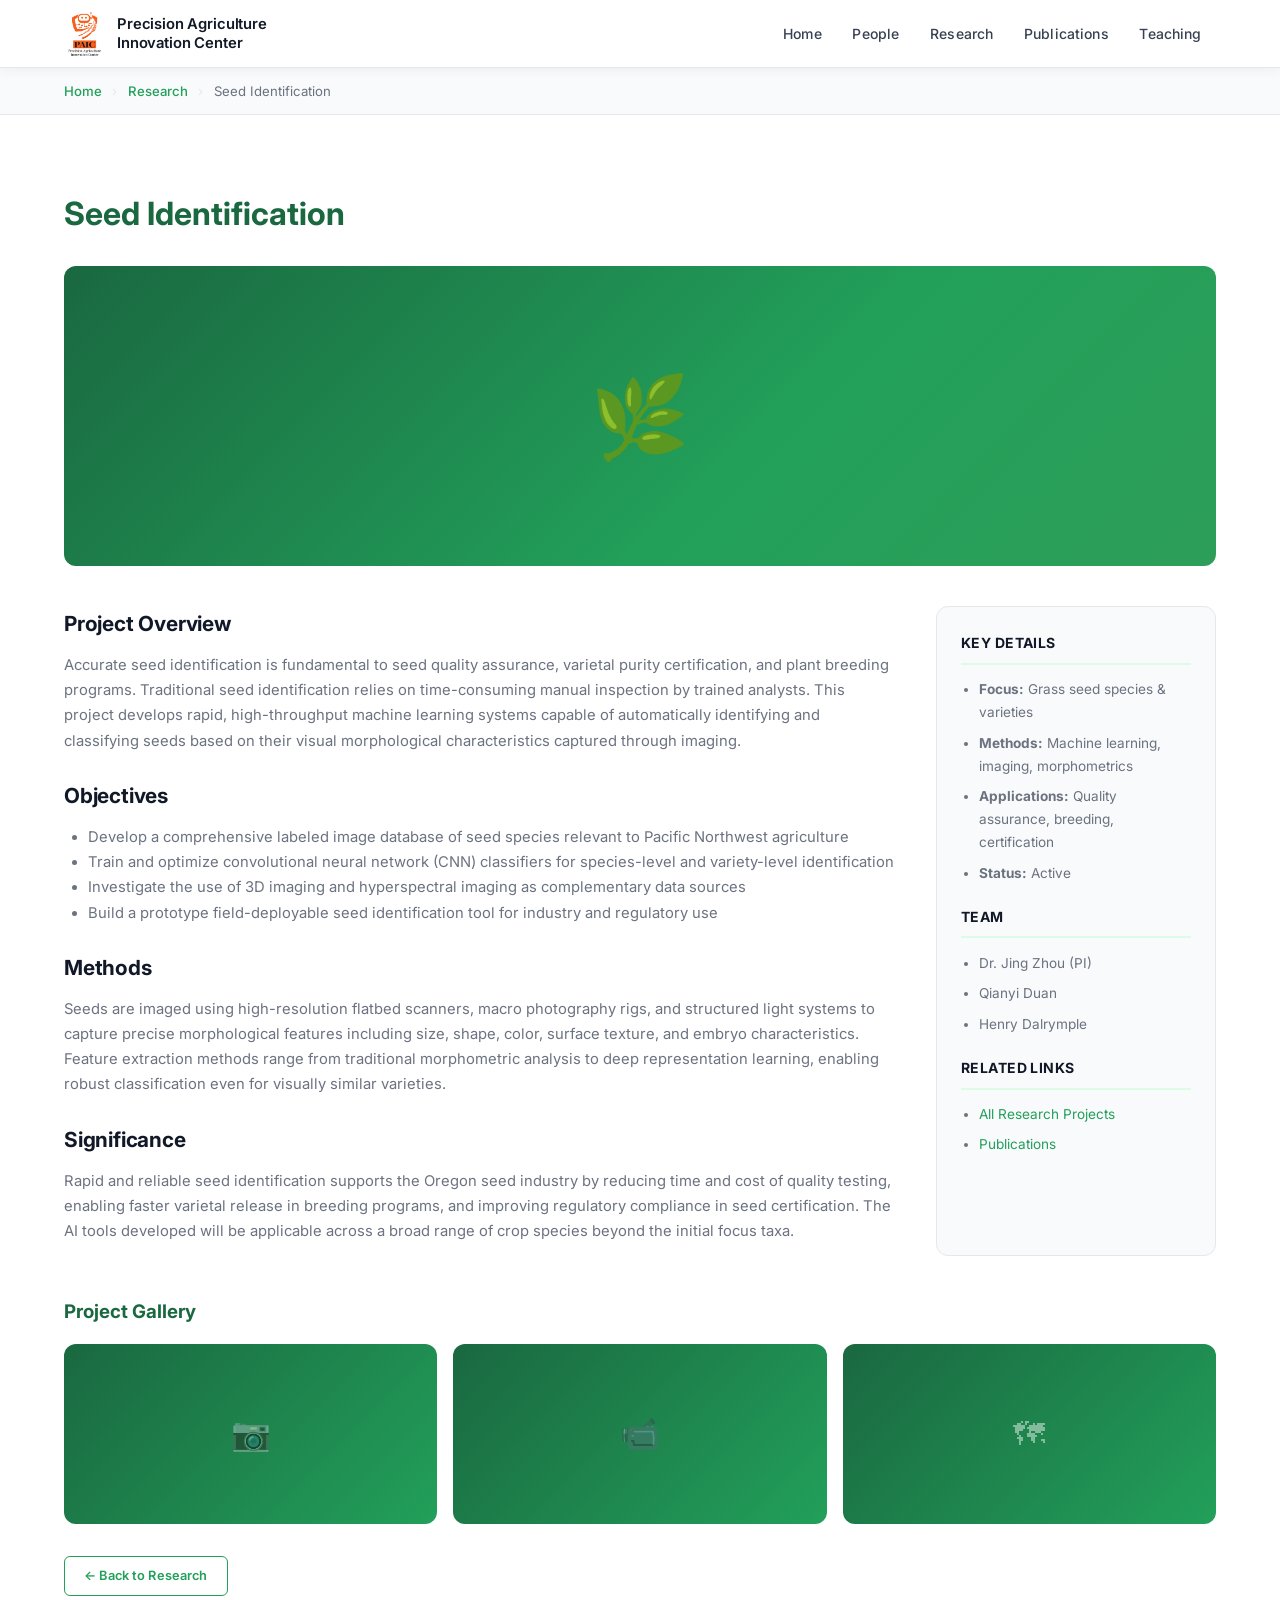
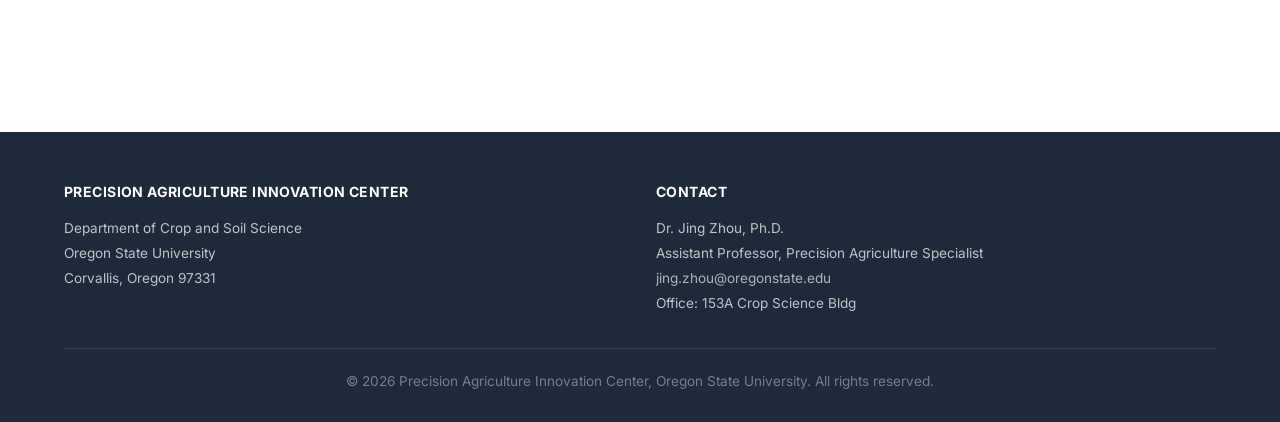
<file: research-seed-id.html>
<!DOCTYPE html>
<html lang="en">
<head>
  <meta charset="UTF-8" />
  <meta name="viewport" content="width=device-width, initial-scale=1.0" />
  <title>Seed Identification | Research | PAIC</title>
  <link rel="stylesheet" href="css/styles.css" />
</head>
<body>

  <!-- ===== NAVBAR ===== -->
  <nav class="navbar" role="navigation" aria-label="Main navigation">
    <div class="container">
      <a class="nav-brand" href="index.html">
        <img src="images/logo.jpg" alt="PAIC Logo" />
        <span class="nav-brand-text">Precision Agriculture<br>Innovation Center</span>
      </a>
      <button class="hamburger" aria-label="Toggle menu" aria-expanded="false">
        <span></span><span></span><span></span>
      </button>
      <ul class="nav-links">
        <li><a href="index.html">Home</a></li>
        <li><a href="people.html">People</a></li>
        <li><a href="research.html">Research</a></li>
        <li><a href="publications.html">Publications</a></li>
        <li><a href="teaching.html">Teaching</a></li>
      </ul>
    </div>
  </nav>

  <!-- ===== BREADCRUMB ===== -->
  <div class="breadcrumb">
    <div class="container">
      <a href="index.html">Home</a>
      <span>&rsaquo;</span>
      <a href="research.html">Research</a>
      <span>&rsaquo;</span>
      Seed Identification
    </div>
  </div>

  <!-- ===== PROJECT PAGE ===== -->
  <section class="section">
    <div class="container">

      <h1 style="font-size:2rem; color:var(--green-dark); margin-bottom:1.5rem;">
        Seed Identification
      </h1>

      <!-- Banner -->
      <div class="project-banner" aria-label="Project image placeholder">
        &#127807;
      </div>

      <!-- Body -->
      <div class="project-body">
        <div class="project-text">
          <h2>Project Overview</h2>
          <p>Accurate seed identification is fundamental to seed quality assurance, varietal purity certification, and plant breeding programs. Traditional seed identification relies on time-consuming manual inspection by trained analysts. This project develops rapid, high-throughput machine learning systems capable of automatically identifying and classifying seeds based on their visual morphological characteristics captured through imaging.</p>

          <h2>Objectives</h2>
          <ul style="list-style:disc; padding-left:1.5rem; color:var(--gray-mid); font-size:0.925rem; margin-bottom:1rem;">
            <li>Develop a comprehensive labeled image database of seed species relevant to Pacific Northwest agriculture</li>
            <li>Train and optimize convolutional neural network (CNN) classifiers for species-level and variety-level identification</li>
            <li>Investigate the use of 3D imaging and hyperspectral imaging as complementary data sources</li>
            <li>Build a prototype field-deployable seed identification tool for industry and regulatory use</li>
          </ul>

          <h2>Methods</h2>
          <p>Seeds are imaged using high-resolution flatbed scanners, macro photography rigs, and structured light systems to capture precise morphological features including size, shape, color, surface texture, and embryo characteristics. Feature extraction methods range from traditional morphometric analysis to deep representation learning, enabling robust classification even for visually similar varieties.</p>

          <h2>Significance</h2>
          <p>Rapid and reliable seed identification supports the Oregon seed industry by reducing time and cost of quality testing, enabling faster varietal release in breeding programs, and improving regulatory compliance in seed certification. The AI tools developed will be applicable across a broad range of crop species beyond the initial focus taxa.</p>
        </div>

        <aside class="project-sidebar">
          <h4>Key Details</h4>
          <ul>
            <li><strong>Focus:</strong> Grass seed species &amp; varieties</li>
            <li><strong>Methods:</strong> Machine learning, imaging, morphometrics</li>
            <li><strong>Applications:</strong> Quality assurance, breeding, certification</li>
            <li><strong>Status:</strong> Active</li>
          </ul>

          <h4 style="margin-top:1.25rem;">Team</h4>
          <ul>
            <li>Dr. Jing Zhou (PI)</li>
            <li>Qianyi Duan</li>
            <li>Henry Dalrymple</li>
          </ul>

          <h4 style="margin-top:1.25rem;">Related Links</h4>
          <ul>
            <li><a href="research.html">All Research Projects</a></li>
            <li><a href="publications.html">Publications</a></li>
          </ul>
        </aside>
      </div>

      <!-- Image Gallery -->
      <h3 style="color:var(--green-dark); margin-bottom:1rem;">Project Gallery</h3>
      <div class="gallery-row">
        <div class="gallery-placeholder" title="Seed imaging setup placeholder">&#128247;</div>
        <div class="gallery-placeholder" title="Classification result placeholder">&#128249;</div>
        <div class="gallery-placeholder" title="Feature visualization placeholder">&#128506;</div>
      </div>

      <a href="research.html" class="btn btn-outline">&larr; Back to Research</a>

    </div>
  </section>

  <!-- ===== FOOTER ===== -->
  <footer class="footer">
    <div class="container">
      <div class="footer-grid">
        <div>
          <h4>Precision Agriculture Innovation Center</h4>
          <address>
            Department of Crop and Soil Science<br>
            Oregon State University<br>
            Corvallis, Oregon 97331
          </address>
        </div>
        <div>
          <h4>Contact</h4>
          <p>
            Dr. Jing Zhou, Ph.D.<br>
            Assistant Professor, Precision Agriculture Specialist<br>
            <a href="mailto:jing.zhou@oregonstate.edu">jing.zhou@oregonstate.edu</a><br>
            Office: 153A Crop Science Bldg
          </p>
        </div>
      </div>
      <div class="footer-bottom">
        <p>&copy; 2026 Precision Agriculture Innovation Center, Oregon State University. All rights reserved.</p>
      </div>
    </div>
  </footer>

  <script src="js/main.js"></script>
</body>
</html>
</file>
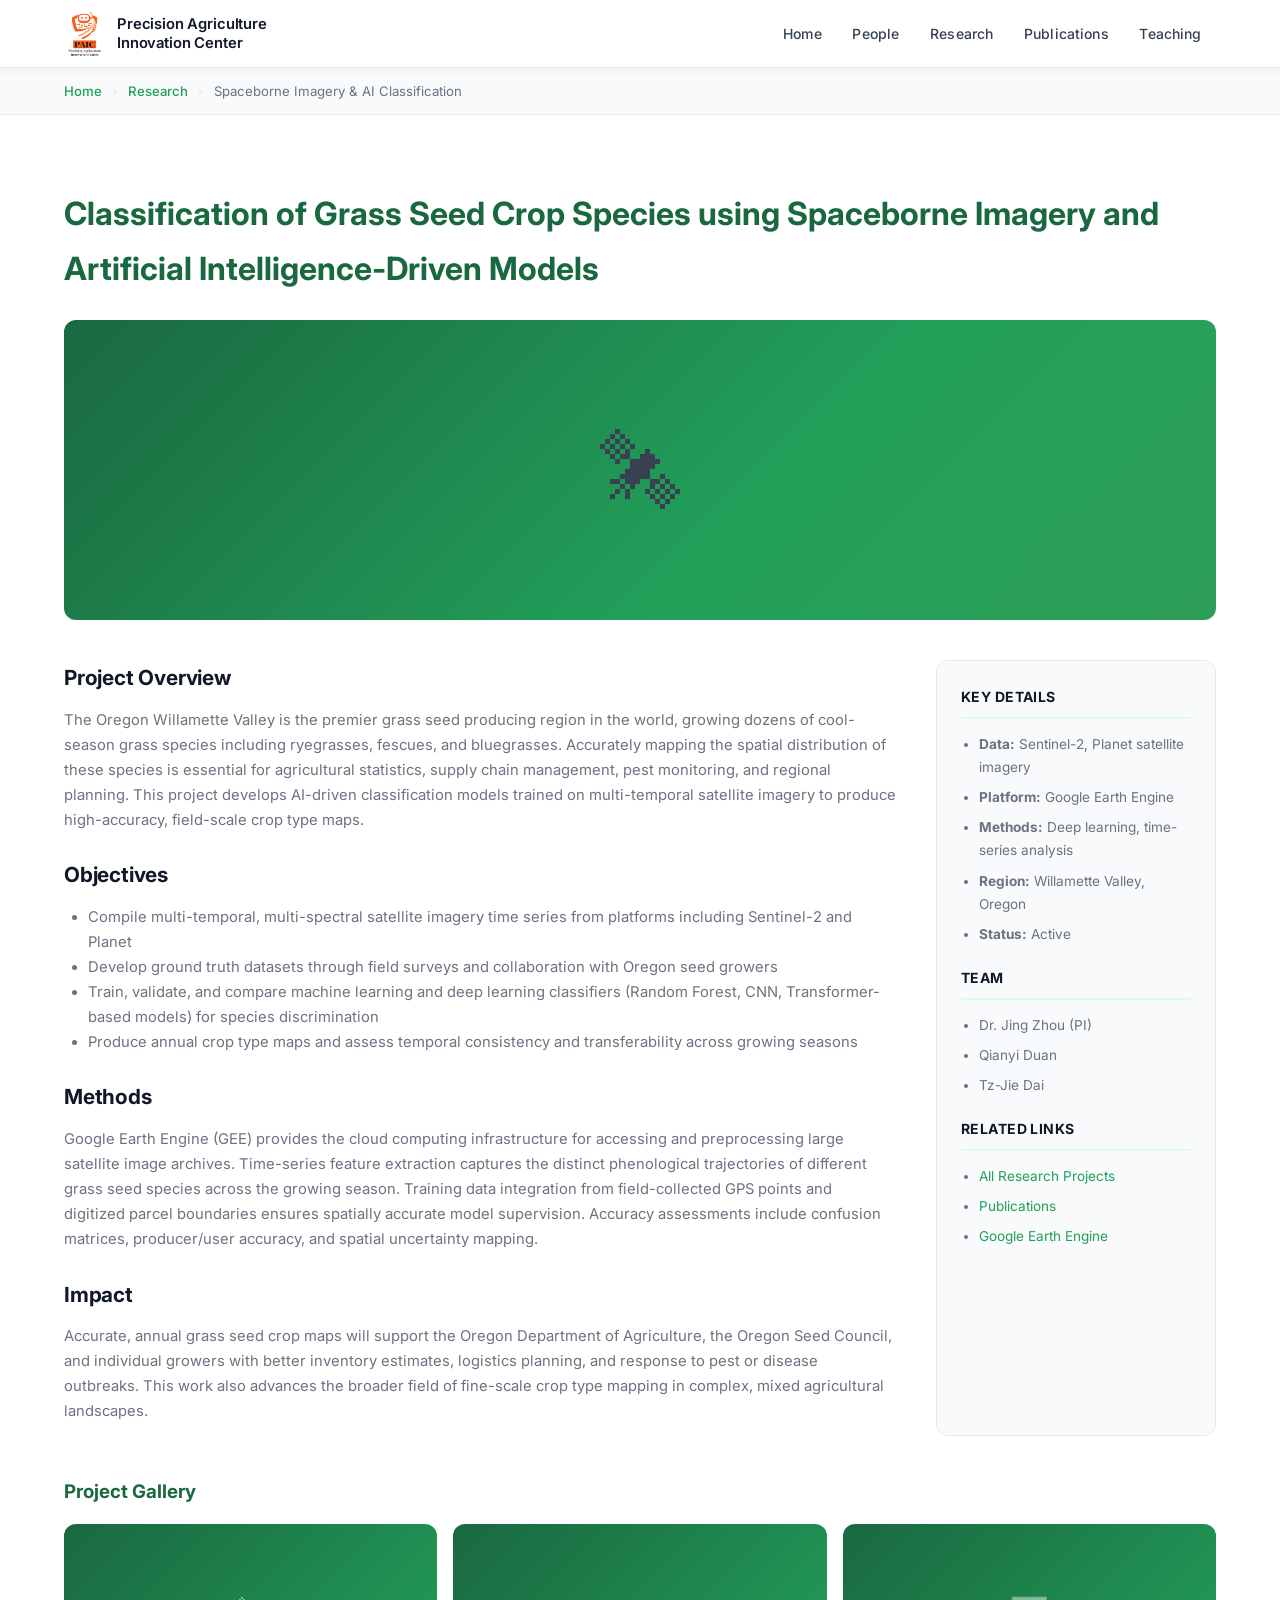
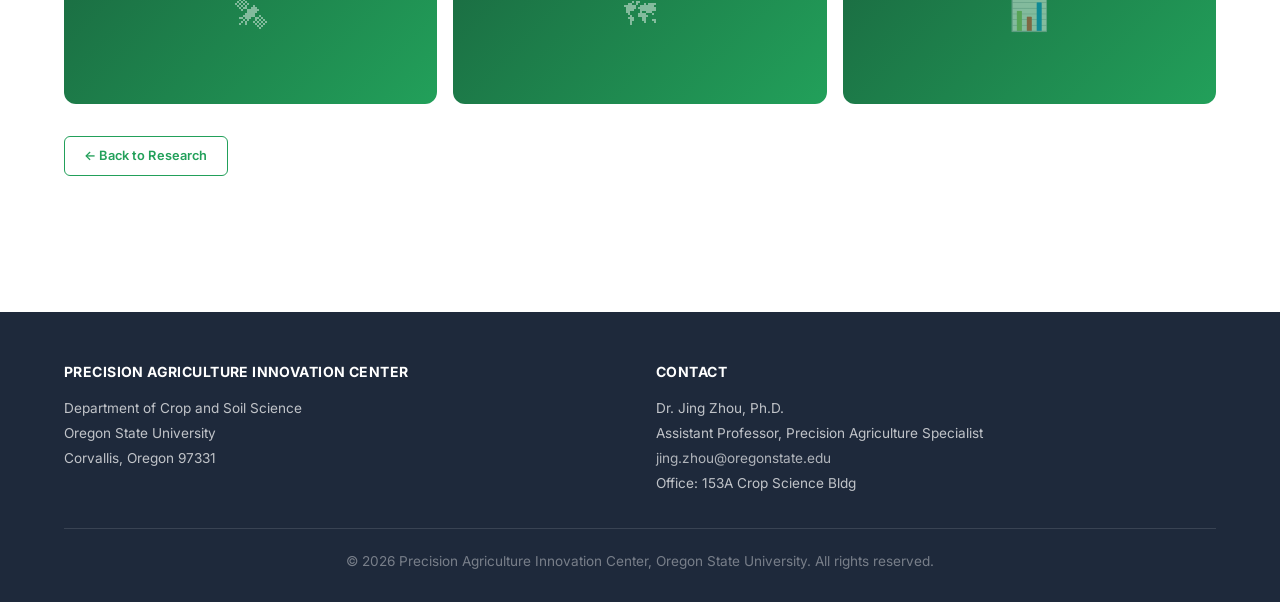
<file: research-spaceborne.html>
<!DOCTYPE html>
<html lang="en">
<head>
  <meta charset="UTF-8" />
  <meta name="viewport" content="width=device-width, initial-scale=1.0" />
  <title>Spaceborne Classification | Research | PAIC</title>
  <link rel="stylesheet" href="css/styles.css" />
</head>
<body>

  <!-- ===== NAVBAR ===== -->
  <nav class="navbar" role="navigation" aria-label="Main navigation">
    <div class="container">
      <a class="nav-brand" href="index.html">
        <img src="images/logo.jpg" alt="PAIC Logo" />
        <span class="nav-brand-text">Precision Agriculture<br>Innovation Center</span>
      </a>
      <button class="hamburger" aria-label="Toggle menu" aria-expanded="false">
        <span></span><span></span><span></span>
      </button>
      <ul class="nav-links">
        <li><a href="index.html">Home</a></li>
        <li><a href="people.html">People</a></li>
        <li><a href="research.html">Research</a></li>
        <li><a href="publications.html">Publications</a></li>
        <li><a href="teaching.html">Teaching</a></li>
      </ul>
    </div>
  </nav>

  <!-- ===== BREADCRUMB ===== -->
  <div class="breadcrumb">
    <div class="container">
      <a href="index.html">Home</a>
      <span>&rsaquo;</span>
      <a href="research.html">Research</a>
      <span>&rsaquo;</span>
      Spaceborne Imagery &amp; AI Classification
    </div>
  </div>

  <!-- ===== PROJECT PAGE ===== -->
  <section class="section">
    <div class="container">

      <h1 style="font-size:2rem; color:var(--green-dark); margin-bottom:1.5rem;">
        Classification of Grass Seed Crop Species using Spaceborne Imagery and Artificial Intelligence-Driven Models
      </h1>

      <!-- Banner -->
      <div class="project-banner" aria-label="Project image placeholder">
        &#128752;
      </div>

      <!-- Body -->
      <div class="project-body">
        <div class="project-text">
          <h2>Project Overview</h2>
          <p>The Oregon Willamette Valley is the premier grass seed producing region in the world, growing dozens of cool-season grass species including ryegrasses, fescues, and bluegrasses. Accurately mapping the spatial distribution of these species is essential for agricultural statistics, supply chain management, pest monitoring, and regional planning. This project develops AI-driven classification models trained on multi-temporal satellite imagery to produce high-accuracy, field-scale crop type maps.</p>

          <h2>Objectives</h2>
          <ul style="list-style:disc; padding-left:1.5rem; color:var(--gray-mid); font-size:0.925rem; margin-bottom:1rem;">
            <li>Compile multi-temporal, multi-spectral satellite imagery time series from platforms including Sentinel-2 and Planet</li>
            <li>Develop ground truth datasets through field surveys and collaboration with Oregon seed growers</li>
            <li>Train, validate, and compare machine learning and deep learning classifiers (Random Forest, CNN, Transformer-based models) for species discrimination</li>
            <li>Produce annual crop type maps and assess temporal consistency and transferability across growing seasons</li>
          </ul>

          <h2>Methods</h2>
          <p>Google Earth Engine (GEE) provides the cloud computing infrastructure for accessing and preprocessing large satellite image archives. Time-series feature extraction captures the distinct phenological trajectories of different grass seed species across the growing season. Training data integration from field-collected GPS points and digitized parcel boundaries ensures spatially accurate model supervision. Accuracy assessments include confusion matrices, producer/user accuracy, and spatial uncertainty mapping.</p>

          <h2>Impact</h2>
          <p>Accurate, annual grass seed crop maps will support the Oregon Department of Agriculture, the Oregon Seed Council, and individual growers with better inventory estimates, logistics planning, and response to pest or disease outbreaks. This work also advances the broader field of fine-scale crop type mapping in complex, mixed agricultural landscapes.</p>
        </div>

        <aside class="project-sidebar">
          <h4>Key Details</h4>
          <ul>
            <li><strong>Data:</strong> Sentinel-2, Planet satellite imagery</li>
            <li><strong>Platform:</strong> Google Earth Engine</li>
            <li><strong>Methods:</strong> Deep learning, time-series analysis</li>
            <li><strong>Region:</strong> Willamette Valley, Oregon</li>
            <li><strong>Status:</strong> Active</li>
          </ul>

          <h4 style="margin-top:1.25rem;">Team</h4>
          <ul>
            <li>Dr. Jing Zhou (PI)</li>
            <li>Qianyi Duan</li>
            <li>Tz-Jie Dai</li>
          </ul>

          <h4 style="margin-top:1.25rem;">Related Links</h4>
          <ul>
            <li><a href="research.html">All Research Projects</a></li>
            <li><a href="publications.html">Publications</a></li>
            <li><a href="https://earthengine.google.com" target="_blank" rel="noopener">Google Earth Engine</a></li>
          </ul>
        </aside>
      </div>

      <!-- Image Gallery -->
      <h3 style="color:var(--green-dark); margin-bottom:1rem;">Project Gallery</h3>
      <div class="gallery-row">
        <div class="gallery-placeholder" title="Satellite imagery placeholder">&#128752;</div>
        <div class="gallery-placeholder" title="Classification map placeholder">&#128506;</div>
        <div class="gallery-placeholder" title="Accuracy assessment placeholder">&#128202;</div>
      </div>

      <a href="research.html" class="btn btn-outline">&larr; Back to Research</a>

    </div>
  </section>

  <!-- ===== FOOTER ===== -->
  <footer class="footer">
    <div class="container">
      <div class="footer-grid">
        <div>
          <h4>Precision Agriculture Innovation Center</h4>
          <address>
            Department of Crop and Soil Science<br>
            Oregon State University<br>
            Corvallis, Oregon 97331
          </address>
        </div>
        <div>
          <h4>Contact</h4>
          <p>
            Dr. Jing Zhou, Ph.D.<br>
            Assistant Professor, Precision Agriculture Specialist<br>
            <a href="mailto:jing.zhou@oregonstate.edu">jing.zhou@oregonstate.edu</a><br>
            Office: 153A Crop Science Bldg
          </p>
        </div>
      </div>
      <div class="footer-bottom">
        <p>&copy; 2026 Precision Agriculture Innovation Center, Oregon State University. All rights reserved.</p>
      </div>
    </div>
  </footer>

  <script src="js/main.js"></script>
</body>
</html>
</file>
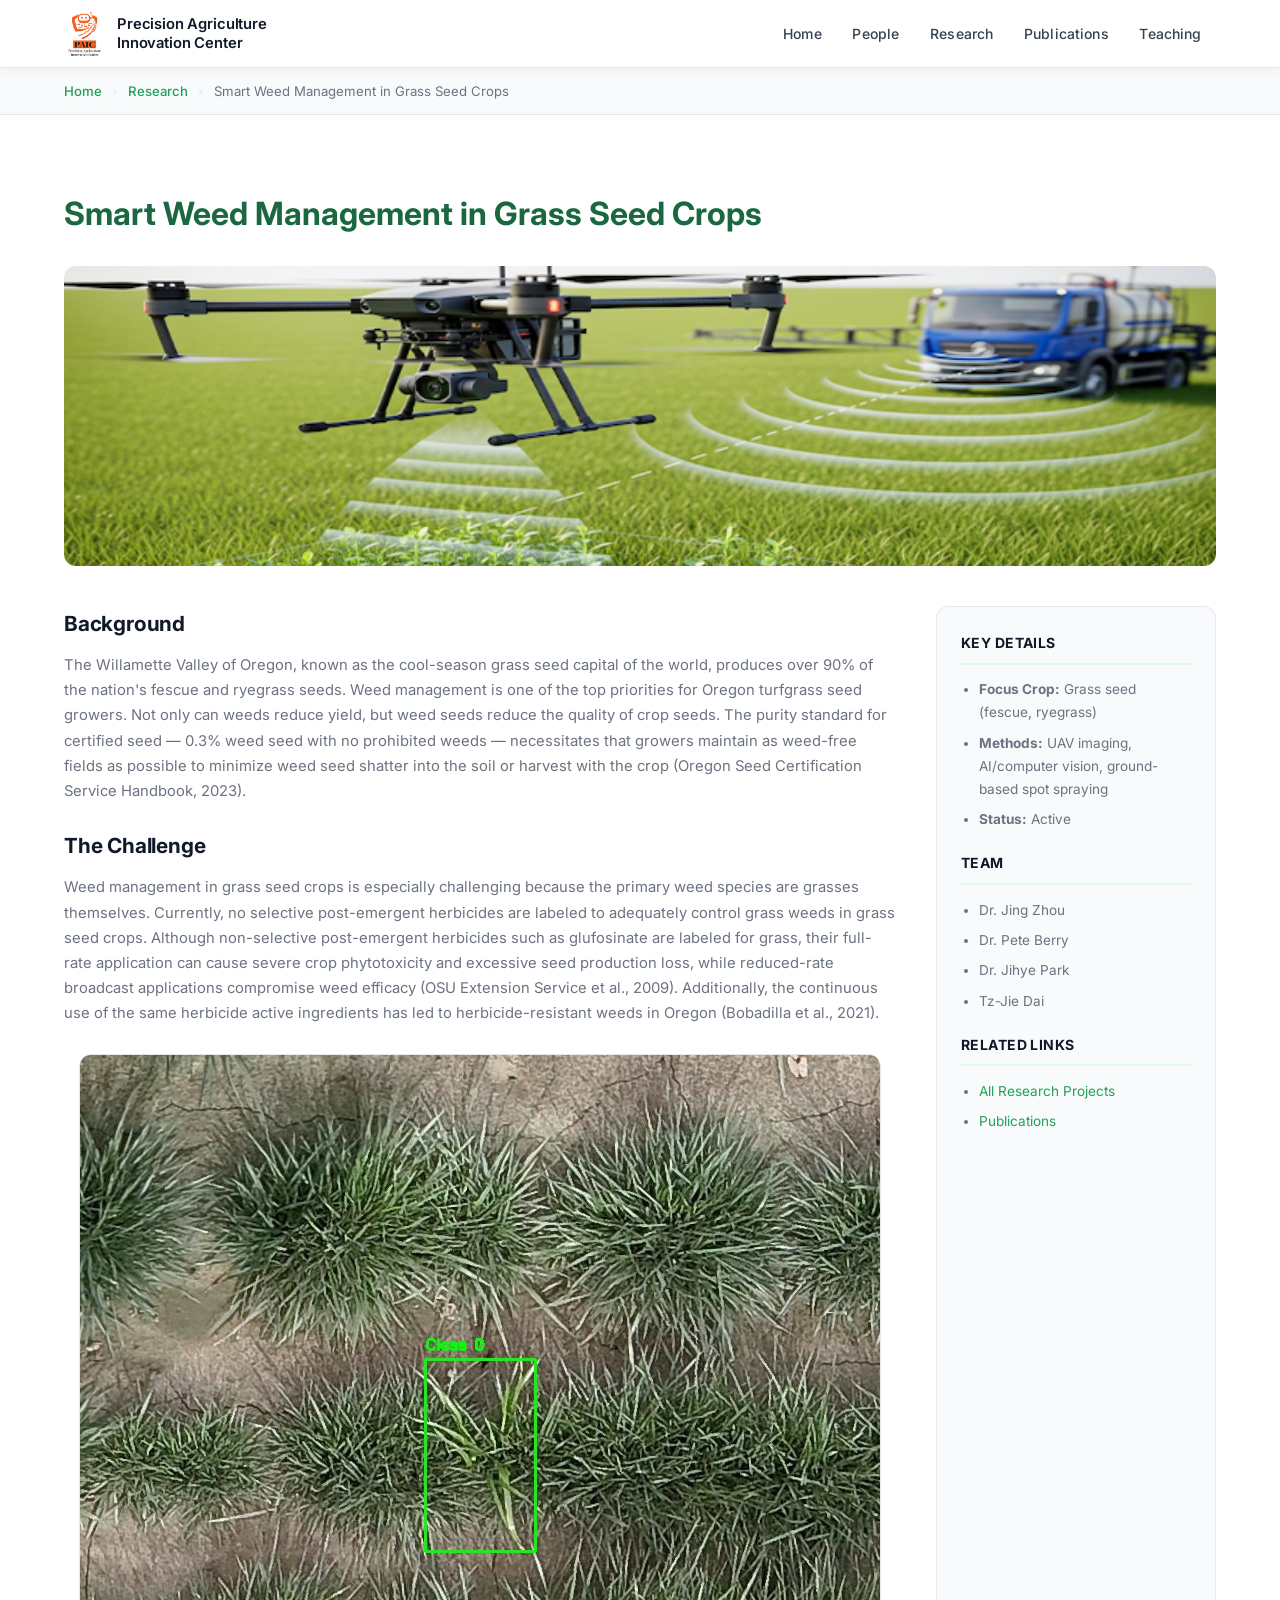
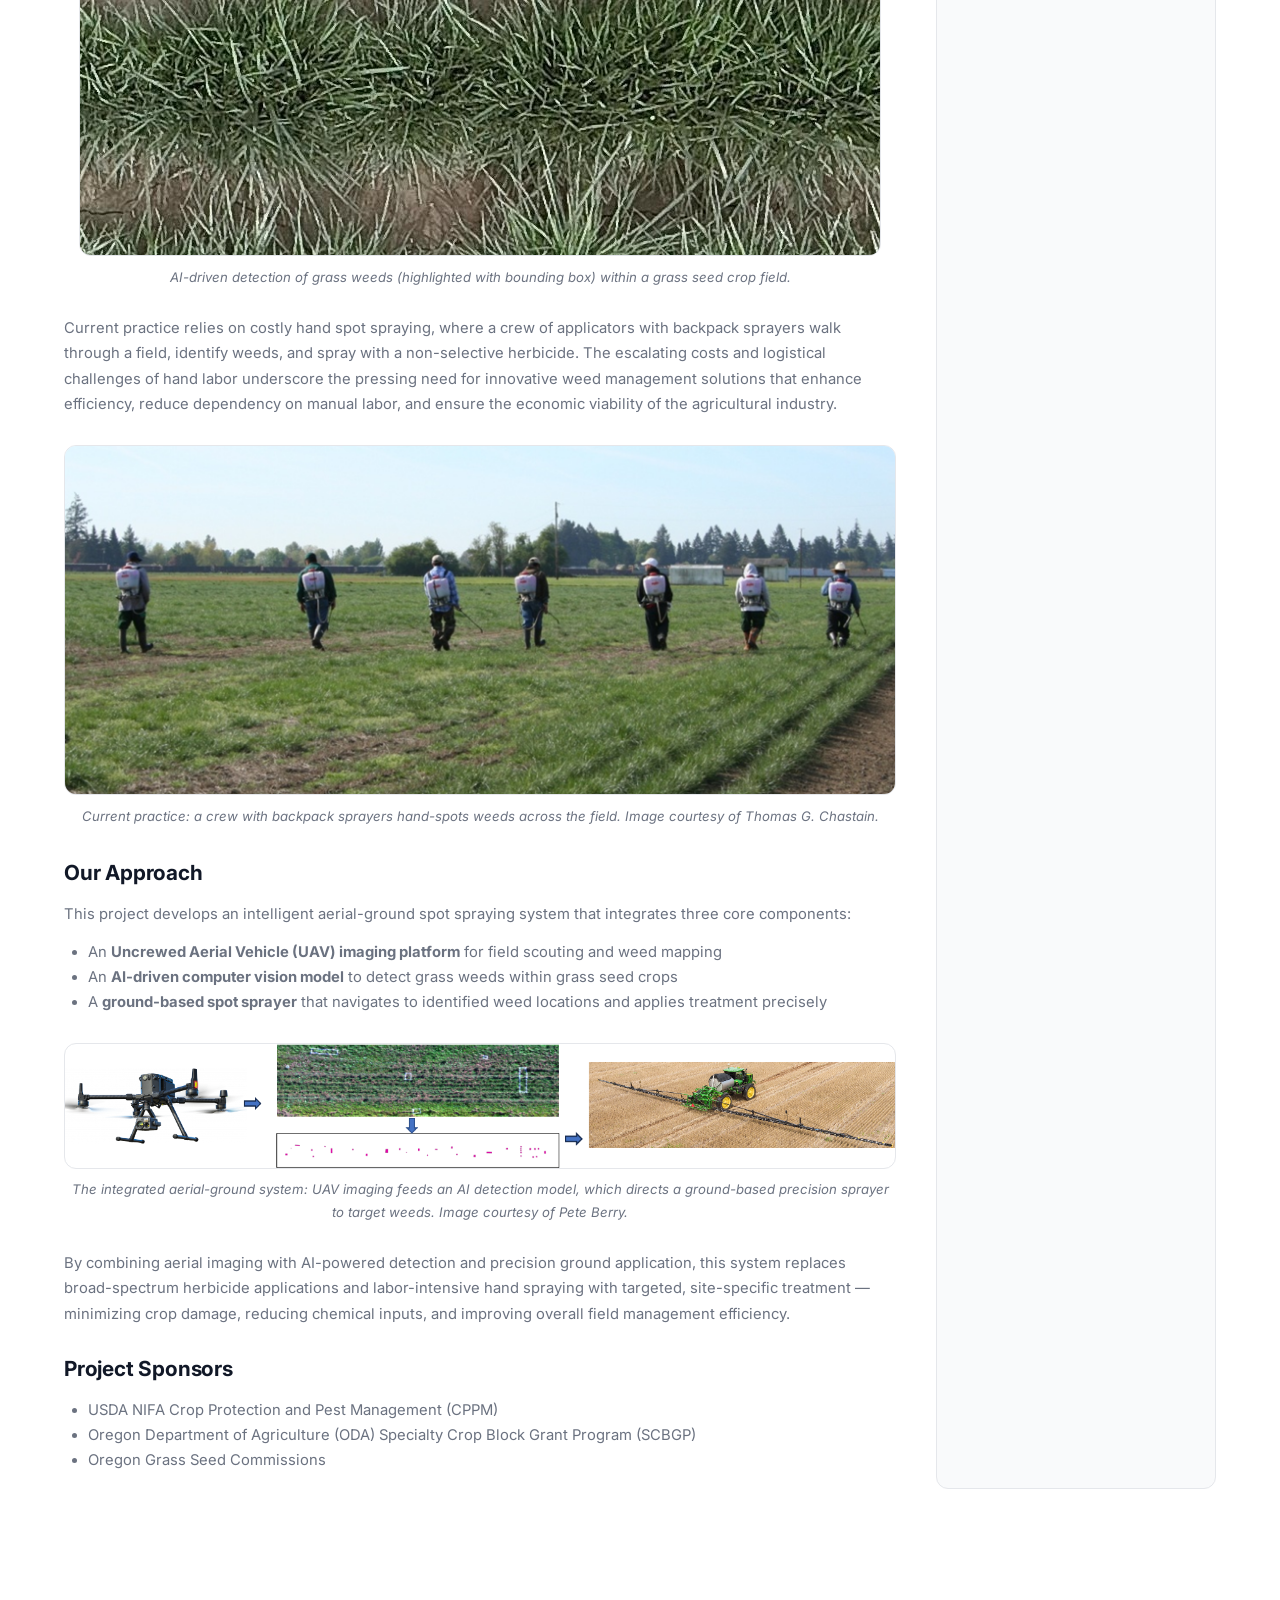
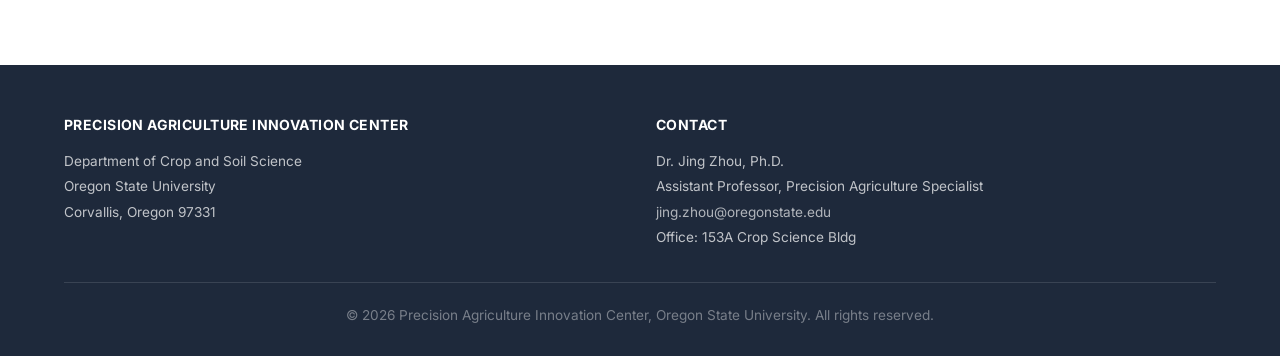
<file: research-weed-id.html>
<!DOCTYPE html>
<html lang="en">
<head>
  <meta charset="UTF-8" />
  <meta name="viewport" content="width=device-width, initial-scale=1.0" />
  <title>Smart Weed Management in Grass Seed Crops | Research | PAIC</title>
  <link rel="stylesheet" href="css/styles.css" />
</head>
<body>

  <!-- ===== NAVBAR ===== -->
  <nav class="navbar" role="navigation" aria-label="Main navigation">
    <div class="container">
      <a class="nav-brand" href="index.html">
        <img src="images/logo.jpg" alt="PAIC Logo" />
        <span class="nav-brand-text">Precision Agriculture<br>Innovation Center</span>
      </a>
      <button class="hamburger" aria-label="Toggle menu" aria-expanded="false">
        <span></span><span></span><span></span>
      </button>
      <ul class="nav-links">
        <li><a href="index.html">Home</a></li>
        <li><a href="people.html">People</a></li>
        <li><a href="research.html">Research</a></li>
        <li><a href="publications.html">Publications</a></li>
        <li><a href="teaching.html">Teaching</a></li>
      </ul>
    </div>
  </nav>

  <!-- ===== BREADCRUMB ===== -->
  <div class="breadcrumb">
    <div class="container">
      <a href="index.html">Home</a>
      <span>&rsaquo;</span>
      <a href="research.html">Research</a>
      <span>&rsaquo;</span>
      Smart Weed Management in Grass Seed Crops
    </div>
  </div>

  <!-- ===== PROJECT PAGE ===== -->
  <section class="section">
    <div class="container">

      <h1 style="font-size:2rem; color:var(--green-dark); margin-bottom:1.5rem;">
        Smart Weed Management in Grass Seed Crops
      </h1>

      <!-- Banner -->
      <div class="project-banner" style="background: url('images/weed-id-banner.png') center/cover no-repeat;" ></div>

      <!-- Body -->
      <div class="project-body">
        <div class="project-text">
          <h2>Background</h2>
          <p>The Willamette Valley of Oregon, known as the cool-season grass seed capital of the world, produces over 90% of the nation's fescue and ryegrass seeds. Weed management is one of the top priorities for Oregon turfgrass seed growers. Not only can weeds reduce yield, but weed seeds reduce the quality of crop seeds. The purity standard for certified seed — 0.3% weed seed with no prohibited weeds — necessitates that growers maintain as weed-free fields as possible to minimize weed seed shatter into the soil or harvest with the crop (Oregon Seed Certification Service Handbook, 2023).</p>

          <h2>The Challenge</h2>
          <p>Weed management in grass seed crops is especially challenging because the primary weed species are grasses themselves. Currently, no selective post-emergent herbicides are labeled to adequately control grass weeds in grass seed crops. Although non-selective post-emergent herbicides such as glufosinate are labeled for grass, their full-rate application can cause severe crop phytotoxicity and excessive seed production loss, while reduced-rate broadcast applications compromise weed efficacy (OSU Extension Service et al., 2009). Additionally, the continuous use of the same herbicide active ingredients has led to herbicide-resistant weeds in Oregon (Bobadilla et al., 2021).</p>

          <figure class="project-figure">
            <img src="images/weed-detection.jpeg" alt="AI detection of grass weeds in a grass seed crop field" />
            <figcaption>AI-driven detection of grass weeds (highlighted with bounding box) within a grass seed crop field.</figcaption>
          </figure>

          <p>Current practice relies on costly hand spot spraying, where a crew of applicators with backpack sprayers walk through a field, identify weeds, and spray with a non-selective herbicide. The escalating costs and logistical challenges of hand labor underscore the pressing need for innovative weed management solutions that enhance efficiency, reduce dependency on manual labor, and ensure the economic viability of the agricultural industry.</p>

          <figure class="project-figure">
            <img src="images/hand-spraying.png" alt="Crew performing hand spot spraying in a grass seed field" />
            <figcaption>Current practice: a crew with backpack sprayers hand-spots weeds across the field. <em>Image courtesy of Thomas G. Chastain.</em></figcaption>
          </figure>

          <h2>Our Approach</h2>
          <p>This project develops an intelligent aerial-ground spot spraying system that integrates three core components:</p>
          <ul style="list-style:disc; padding-left:1.5rem; color:var(--gray-mid); font-size:0.925rem; margin-bottom:1rem;">
            <li>An <strong>Uncrewed Aerial Vehicle (UAV) imaging platform</strong> for field scouting and weed mapping</li>
            <li>An <strong>AI-driven computer vision model</strong> to detect grass weeds within grass seed crops</li>
            <li>A <strong>ground-based spot sprayer</strong> that navigates to identified weed locations and applies treatment precisely</li>
          </ul>

          <figure class="project-figure">
            <img src="images/aerial-ground-system.png" alt="System diagram showing UAV scouting, AI weed detection, and ground-based precision spraying" />
            <figcaption>The integrated aerial-ground system: UAV imaging feeds an AI detection model, which directs a ground-based precision sprayer to target weeds. <em>Image courtesy of Pete Berry.</em></figcaption>
          </figure>

          <p>By combining aerial imaging with AI-powered detection and precision ground application, this system replaces broad-spectrum herbicide applications and labor-intensive hand spraying with targeted, site-specific treatment — minimizing crop damage, reducing chemical inputs, and improving overall field management efficiency.</p>

          <h2>Project Sponsors</h2>
          <ul style="list-style:disc; padding-left:1.5rem; color:var(--gray-mid); font-size:0.925rem; margin-bottom:1rem;">
            <li>USDA NIFA Crop Protection and Pest Management (CPPM)</li>
            <li>Oregon Department of Agriculture (ODA) Specialty Crop Block Grant Program (SCBGP)</li>
            <li>Oregon Grass Seed Commissions</li>
          </ul>
        </div>

        <aside class="project-sidebar">
          <h4>Key Details</h4>
          <ul>
            <li><strong>Focus Crop:</strong> Grass seed (fescue, ryegrass)</li>
            <li><strong>Methods:</strong> UAV imaging, AI/computer vision, ground-based spot spraying</li>
            <li><strong>Status:</strong> Active</li>
          </ul>

          <h4 style="margin-top:1.25rem;">Team</h4>
          <ul>
            <li>Dr. Jing Zhou</li>
            <li>Dr. Pete Berry</li>
            <li>Dr. Jihye Park</li>
            <li>Tz-Jie Dai</li>
          </ul>

          <h4 style="margin-top:1.25rem;">Related Links</h4>
          <ul>
            <li><a href="research.html">All Research Projects</a></li>
            <li><a href="publications.html">Publications</a></li>
          </ul>
        </aside>
      </div>

      <!-- Image Gallery -->
      <!-- <h3 style="color:var(--green-dark); margin-bottom:1rem;">Project Gallery</h3>
      <div class="gallery-row">
        <figure style="margin:0; text-align:center;">
          <img src="images/weed-detection.jpeg" alt="AI detection of grass weeds" style="width:100%; height:180px; object-fit:cover; border-radius:var(--radius);" />
          <figcaption style="font-size:0.8rem; color:var(--gray-mid); margin-top:0.4rem;">AI weed detection</figcaption>
        </figure>
        <figure style="margin:0; text-align:center;">
          <img src="images/hand-spraying.png" alt="Hand spot spraying in field" style="width:100%; height:180px; object-fit:cover; border-radius:var(--radius);" />
          <figcaption style="font-size:0.8rem; color:var(--gray-mid); margin-top:0.4rem;">Current hand spraying practice</figcaption>
        </figure>
        <figure style="margin:0; text-align:center;">
          <img src="images/aerial-ground-system.png" alt="UAV to ground sprayer system diagram" style="width:100%; height:180px; object-fit:contain; border-radius:var(--radius); background:#f5f5f5;" />
          <figcaption style="font-size:0.8rem; color:var(--gray-mid); margin-top:0.4rem;">Aerial-ground system overview</figcaption>
        </figure>
      </div>

      <a href="research.html" class="btn btn-outline">&larr; Back to Research</a> -->

    </div>
  </section>

  <!-- ===== FOOTER ===== -->
  <footer class="footer">
    <div class="container">
      <div class="footer-grid">
        <div>
          <h4>Precision Agriculture Innovation Center</h4>
          <address>
            Department of Crop and Soil Science<br>
            Oregon State University<br>
            Corvallis, Oregon 97331
          </address>
        </div>
        <div>
          <h4>Contact</h4>
          <p>
            Dr. Jing Zhou, Ph.D.<br>
            Assistant Professor, Precision Agriculture Specialist<br>
            <a href="mailto:jing.zhou@oregonstate.edu">jing.zhou@oregonstate.edu</a><br>
            Office: 153A Crop Science Bldg
          </p>
        </div>
      </div>
      <div class="footer-bottom">
        <p>&copy; 2026 Precision Agriculture Innovation Center, Oregon State University. All rights reserved.</p>
      </div>
    </div>
  </footer>

  <script src="js/main.js"></script>
</body>
</html>
</file>
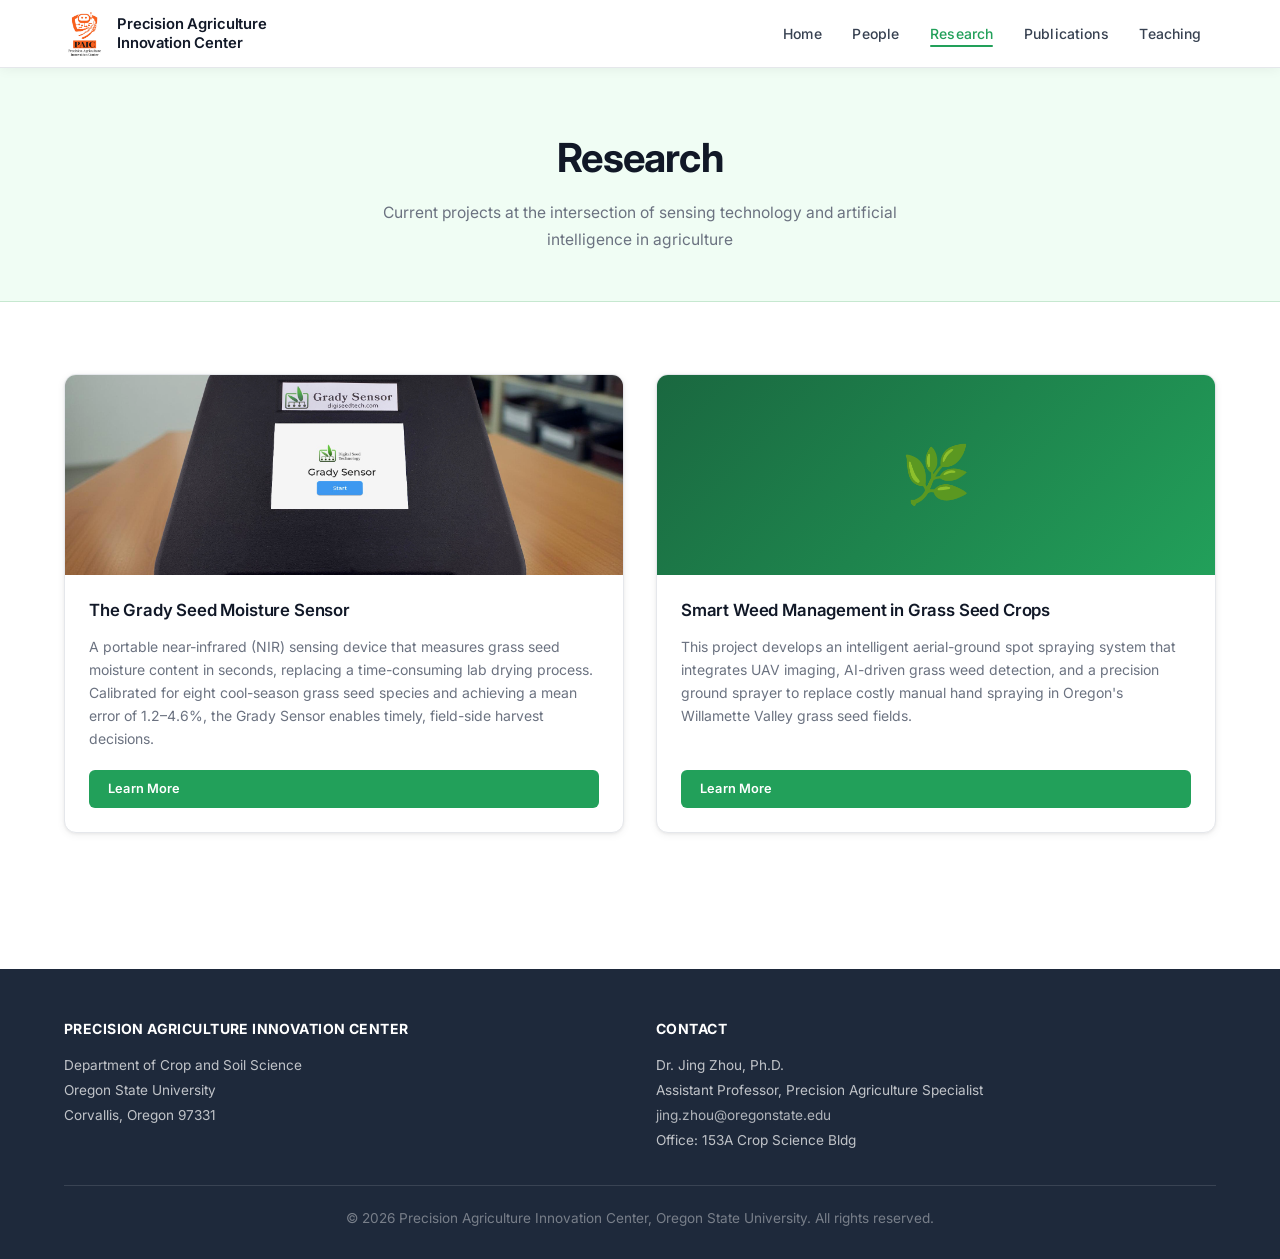
<file: research.html>
<!DOCTYPE html>
<html lang="en">
<head>
  <meta charset="UTF-8" />
  <meta name="viewport" content="width=device-width, initial-scale=1.0" />
  <title>Research | Precision Agriculture Innovation Center</title>
  <link rel="stylesheet" href="css/styles.css" />
</head>
<body>

  <!-- ===== NAVBAR ===== -->
  <nav class="navbar" role="navigation" aria-label="Main navigation">
    <div class="container">
      <a class="nav-brand" href="index.html">
        <img src="images/logo.jpg" alt="PAIC Logo" />
        <span class="nav-brand-text">Precision Agriculture<br>Innovation Center</span>
      </a>
      <button class="hamburger" aria-label="Toggle menu" aria-expanded="false">
        <span></span><span></span><span></span>
      </button>
      <ul class="nav-links">
        <li><a href="index.html">Home</a></li>
        <li><a href="people.html">People</a></li>
        <li><a href="research.html">Research</a></li>
        <li><a href="publications.html">Publications</a></li>
        <li><a href="teaching.html">Teaching</a></li>
      </ul>
    </div>
  </nav>

  <!-- ===== PAGE HEADER ===== -->
  <header class="page-header">
    <div class="container">
      <h1>Research</h1>
      <p>Current projects at the intersection of sensing technology and artificial intelligence in agriculture</p>
    </div>
  </header>

  <!-- ===== RESEARCH PROJECTS ===== -->
  <section class="section">
    <div class="container">
      <div class="research-grid">

        <!-- Project 1: Grady Seed Moisture Sensor -->
        <div class="research-card">
          <div class="research-card-img" style="padding:0; overflow:hidden;">
            <img src="images/grady.png" alt="The Grady Seed Moisture Sensor"
                 style="width:100%; height:100%; object-fit:cover;" />
          </div>
          <div class="research-card-body">
            <h3>The Grady Seed Moisture Sensor</h3>
            <p>A portable near-infrared (NIR) sensing device that measures grass seed moisture content in seconds, replacing a time-consuming lab drying process. Calibrated for eight cool-season grass seed species and achieving a mean error of 1.2–4.6%, the Grady Sensor enables timely, field-side harvest decisions.</p>
            <a href="research-grady-sensor.html" class="btn">Learn More</a>
          </div>
        </div>

        <!-- Project 2: Smart Weed Management -->
        <div class="research-card">
          <div class="research-card-img">&#127807;</div>
          <div class="research-card-body">
            <h3>Smart Weed Management in Grass Seed Crops</h3>
            <p>This project develops an intelligent aerial-ground spot spraying system that integrates UAV imaging, AI-driven grass weed detection, and a precision ground sprayer to replace costly manual hand spraying in Oregon's Willamette Valley grass seed fields.</p>
            <a href="research-weed-id.html" class="btn">Learn More</a>
          </div>
        </div>

        <!-- Project 3: Seed Identification -->
<!--         <div class="research-card">
          <div class="research-card-img">&#127807;</div>
          <div class="research-card-body">
            <h3>Seed Identification</h3>
            <p>This research focuses on building machine learning models capable of accurately identifying and classifying individual seeds based on visual features. Applications include seed purity testing, quality assurance in seed production, and support for plant breeding programs requiring high-throughput phenotyping.</p>
            <a href="research-seed-id.html" class="btn">Learn More</a>
          </div>
        </div> -->

        <!-- Project 4: Spaceborne Classification -->
<!--         <div class="research-card">
          <div class="research-card-img">&#128752;</div>
          <div class="research-card-body">
            <h3>Classification of Grass Seed Crop Species using Spaceborne Imagery and AI</h3>
            <p>This project uses high-resolution satellite imagery and artificial intelligence-driven models to classify grass seed crop species across large agricultural landscapes. The research integrates time-series spectral data with deep learning to produce accurate crop type maps to support management decisions at regional scale.</p>
            <a href="research-spaceborne.html" class="btn">Learn More</a>
          </div>
        </div> -->

      </div>
    </div>
  </section>

  <!-- ===== FOOTER ===== -->
  <footer class="footer">
    <div class="container">
      <div class="footer-grid">
        <div>
          <h4>Precision Agriculture Innovation Center</h4>
          <address>
            Department of Crop and Soil Science<br>
            Oregon State University<br>
            Corvallis, Oregon 97331
          </address>
        </div>
        <div>
          <h4>Contact</h4>
          <p>
            Dr. Jing Zhou, Ph.D.<br>
            Assistant Professor, Precision Agriculture Specialist<br>
            <a href="mailto:jing.zhou@oregonstate.edu">jing.zhou@oregonstate.edu</a><br>
            Office: 153A Crop Science Bldg
          </p>
        </div>
      </div>
      <div class="footer-bottom">
        <p>&copy; 2026 Precision Agriculture Innovation Center, Oregon State University. All rights reserved.</p>
      </div>
    </div>
  </footer>

  <script src="js/main.js"></script>
</body>
</html>
</file>
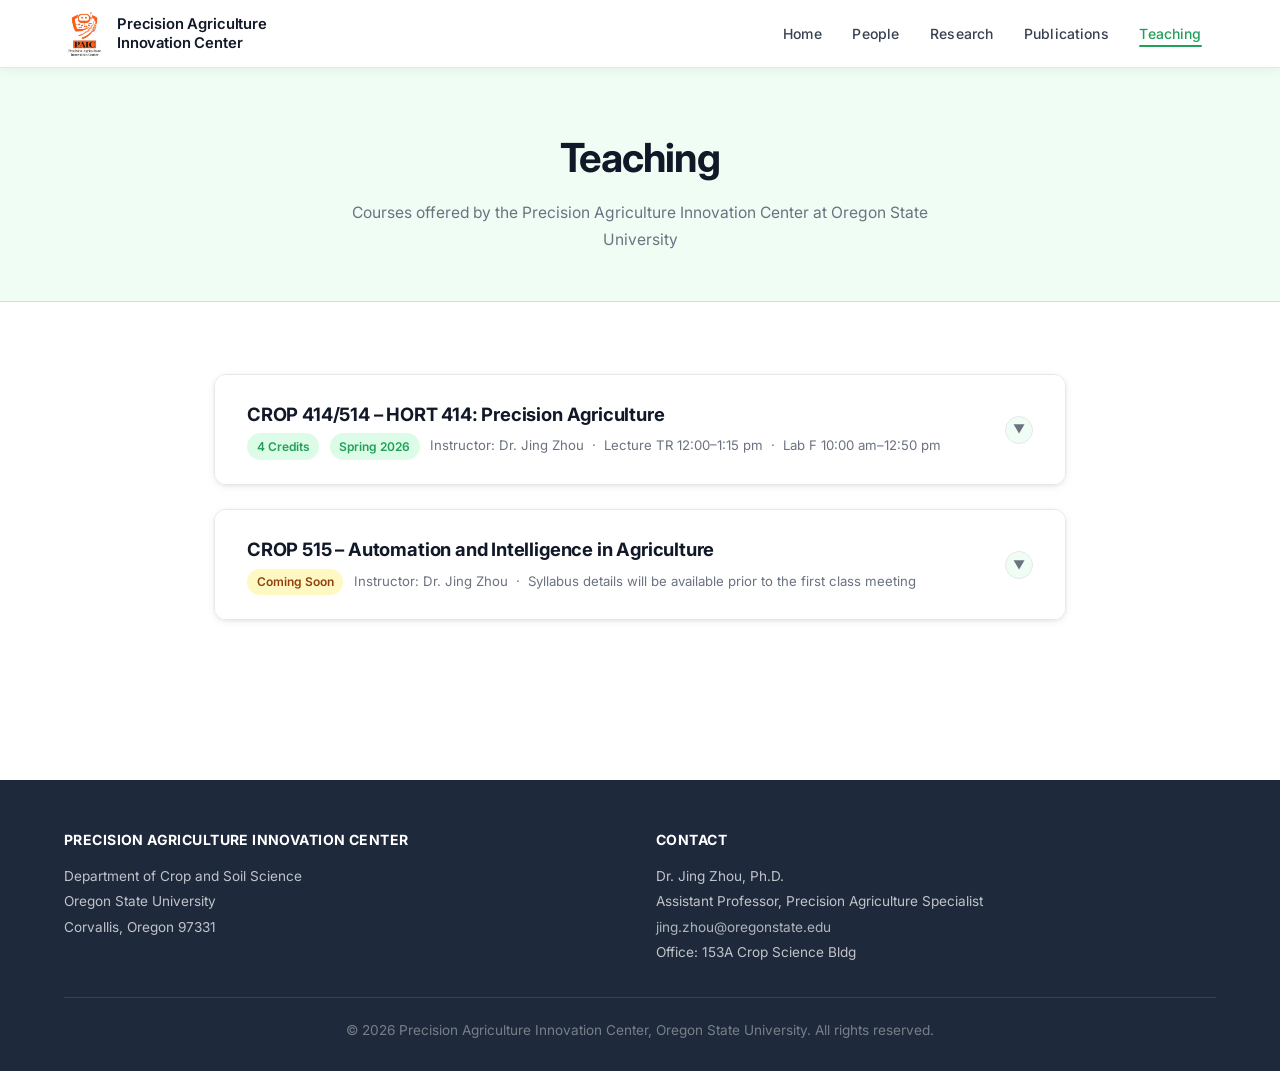
<file: teaching.html>
<!DOCTYPE html>
<html lang="en">
<head>
  <meta charset="UTF-8" />
  <meta name="viewport" content="width=device-width, initial-scale=1.0" />
  <title>Teaching | Precision Agriculture Innovation Center</title>
  <link rel="stylesheet" href="css/styles.css" />
</head>
<body>

  <!-- ===== NAVBAR ===== -->
  <nav class="navbar" role="navigation" aria-label="Main navigation">
    <div class="container">
      <a class="nav-brand" href="index.html">
        <img src="images/logo.jpg" alt="PAIC Logo" />
        <span class="nav-brand-text">Precision Agriculture<br>Innovation Center</span>
      </a>
      <button class="hamburger" aria-label="Toggle menu" aria-expanded="false">
        <span></span><span></span><span></span>
      </button>
      <ul class="nav-links">
        <li><a href="index.html">Home</a></li>
        <li><a href="people.html">People</a></li>
        <li><a href="research.html">Research</a></li>
        <li><a href="publications.html">Publications</a></li>
        <li><a href="teaching.html">Teaching</a></li>
      </ul>
    </div>
  </nav>

  <!-- ===== PAGE HEADER ===== -->
  <header class="page-header">
    <div class="container">
      <h1>Teaching</h1>
      <p>Courses offered by the Precision Agriculture Innovation Center at Oregon State University</p>
    </div>
  </header>

  <!-- ===== COURSES ===== -->
  <section class="section">
    <div class="container" style="max-width: 900px;">

      <!-- ── Course 1: CROP 414/514 ── -->
      <details class="course-accordion">
        <summary>
          <div class="accordion-title">
            <h3>CROP 414/514 &ndash; HORT 414: Precision Agriculture</h3>
            <div class="accordion-meta">
              <span class="accordion-tag">4 Credits</span>
              <span class="accordion-tag">Spring 2026</span>
              Instructor: Dr. Jing Zhou &nbsp;&middot;&nbsp; Lecture TR 12:00&ndash;1:15 pm &nbsp;&middot;&nbsp; Lab F 10:00 am&ndash;12:50 pm
            </div>
          </div>
          <div class="accordion-icon" aria-hidden="true">&#9660;</div>
        </summary>

        <div class="accordion-body">

          <!-- Course Header -->
          <div class="course-header-card">
            <h2>CROP 414/514 &ndash; HORT 414: Precision Agriculture</h2>
            <div>
              <dl class="course-detail">
                <dt>Credits</dt>
                <dd>4 Credits</dd>
                <dt>Lecture</dt>
                <dd>TR 12:00&ndash;1:15 pm &mdash; Crop Science Bldg 138</dd>
                <dt>Lab</dt>
                <dd>F 10:00 am&ndash;12:50 pm &mdash; Crop Science Bldg 150</dd>
                <dt>Prerequisites</dt>
                <dd>None</dd>
              </dl>
            </div>
            <div>
              <dl class="course-detail">
                <dt>Instructor</dt>
                <dd>Jing Zhou, Ph.D.</dd>
                <dt>Title</dt>
                <dd>Assistant Professor, Precision Agriculture Specialist</dd>
                <dt>Email</dt>
                <dd><a href="mailto:jing.zhou@oregonstate.edu">jing.zhou@oregonstate.edu</a></dd>
                <dt>Office Hours</dt>
                <dd>TR 1:30&ndash;3:00 pm, or by appointment</dd>
                <dt>Office</dt>
                <dd>153A Crop Science Bldg</dd>
              </dl>
            </div>
          </div>

          <!-- Course Description -->
          <div class="teaching-section">
            <h3>Course Description</h3>
            <p>Provides insight into the technology and tools available to support precision agriculture applications. Examines the concepts and applications of precision agriculture to teach practical use of hardware, equipment, and software. An overview of current technology including sensing technology, sensing automation, geographic information system, imagery, and data analysis.</p>
          </div>

          <!-- Learning Objectives -->
          <div class="teaching-section">
            <h3>Objectives and Student Learning Outcomes</h3>
            <p>Students are expected to:</p>
            <ol>
              <li>Explain the fundamental concepts of precision agriculture and its benefits and limitations</li>
              <li>Describe remote sensing and operating principles in precision agriculture</li>
              <li>Understand the operation of GIS tools and software to support precision agriculture</li>
              <li>Define and identify and evaluate current technologies and their usage and limitations</li>
              <li>Apply precision agriculture techniques in agricultural management situations</li>
            </ol>
          </div>

          <div class="teaching-section">
            <p><strong>Useful Links:</strong></p>
            <ul>
              <li><a href="https://registrar.oregonstate.edu/osu-academic-calendar" target="_blank" rel="noopener">OSU Academic Calendar</a></li>
              <li><a href="http://ds.oregonstate.edu" target="_blank" rel="noopener">Disability Access Services (DAS)</a> &mdash; 541-737-4098</li>
              <li><a href="https://beav.es/codeofconduct" target="_blank" rel="noopener">OSU Student Conduct</a></li>
              <li><a href="https://asosu.oregonstate.edu/advocacy/rights" target="_blank" rel="noopener">Student Bill of Rights</a></li>
              <li><a href="https://oregonstate.edu/ReachOut" target="_blank" rel="noopener">Reach Out for Success</a></li>
            </ul>
          </div>

        </div><!-- /accordion-body -->
      </details>

      <!-- ── Course 2: CROP 515 ── -->
      <details class="course-accordion">
        <summary>
          <div class="accordion-title">
            <h3>CROP 515 &ndash; Automation and Intelligence in Agriculture</h3>
            <div class="accordion-meta">
              <span class="accordion-tag placeholder">Coming Soon</span>
              Instructor: Dr. Jing Zhou &nbsp;&middot;&nbsp; Syllabus details will be available prior to the first class meeting
            </div>
          </div>
          <div class="accordion-icon" aria-hidden="true">&#9660;</div>
        </summary>

        <div class="accordion-body">
          <div class="teaching-section">
            <h3>Course Overview</h3>
            <p>CROP 515 – Automation and Intelligence in Agriculture is a graduate-level course exploring advanced applications of automation, robotics, and artificial intelligence in modern agricultural systems. Topics will span autonomous field equipment, machine learning for crop monitoring, AI-driven decision support, and the integration of IoT and edge computing in farm management.</p>
            <p>Full course details including credit hours, schedule, learning objectives, grading policy, and weekly schedule will be posted here once the syllabus is finalized. Please check back or contact Dr. Zhou for more information.</p>
          </div>

          <div class="teaching-section">
            <h3>Contact</h3>
            <p>For inquiries about this course, please contact:</p>
            <p>
              Dr. Jing Zhou, Ph.D.<br>
              <a href="mailto:jing.zhou@oregonstate.edu">jing.zhou@oregonstate.edu</a><br>
              Office: 153A Crop Science Bldg &nbsp;&middot;&nbsp; Office Hours: TR 1:30&ndash;3:00 pm
            </p>
          </div>
        </div>
      </details>

    </div>
  </section>

  <!-- ===== FOOTER ===== -->
  <footer class="footer">
    <div class="container">
      <div class="footer-grid">
        <div>
          <h4>Precision Agriculture Innovation Center</h4>
          <address>
            Department of Crop and Soil Science<br>
            Oregon State University<br>
            Corvallis, Oregon 97331
          </address>
        </div>
        <div>
          <h4>Contact</h4>
          <p>
            Dr. Jing Zhou, Ph.D.<br>
            Assistant Professor, Precision Agriculture Specialist<br>
            <a href="mailto:jing.zhou@oregonstate.edu">jing.zhou@oregonstate.edu</a><br>
            Office: 153A Crop Science Bldg
          </p>
        </div>
      </div>
      <div class="footer-bottom">
        <p>&copy; 2026 Precision Agriculture Innovation Center, Oregon State University. All rights reserved.</p>
      </div>
    </div>
  </footer>

  <script src="js/main.js"></script>
</body>
</html>
</file>
<file: css/styles.css>
/* =========================================================
   PAIC Website — styles.css
   Precision Agriculture Innovation Center, Oregon State Univ.
   ========================================================= */

/* ---------- Google Fonts ---------- */
@import url('https://fonts.googleapis.com/css2?family=Inter:wght@400;500;600;700&display=swap');

/* ---------- Custom Properties ---------- */
:root {
  /* Brand greens */
  --primary:        #1A6840;   /* medium emerald — headings, accents */
  --primary-mid:    #22A05A;   /* vibrant emerald — interactive */
  --primary-light:  #DCFCE7;   /* pale mint — tinted surfaces */

  /* Accent */
  --accent:         #D97706;   /* warm amber */
  --accent-light:   #FFFBEB;   /* pale amber — note backgrounds */

  /* Neutrals */
  --white:          #FFFFFF;
  --surface:        #F9FAFB;   /* near-white — default bg */
  --surface-alt:    #F0FDF4;   /* mint-tinted — alternating sections */
  --border:         #E5E7EB;

  /* Text */
  --text-dark:      #111827;   /* slate-900 */
  --text-mid:       #374151;   /* slate-700 */
  --text-light:     #6B7280;   /* slate-500 */

  /* Legacy aliases (keep for compatibility) */
  --green-dark:     var(--primary);
  --green-medium:   var(--primary-mid);
  --gold:           var(--accent);
  --gray-dark:      var(--text-dark);
  --gray-mid:       var(--text-light);
  --gray-light:     var(--surface-alt);

  /* Layout */
  --nav-height:   68px;
  --radius:       12px;
  --radius-sm:    6px;
  --shadow-sm:    0 1px 3px rgba(0,0,0,.06), 0 2px 8px rgba(0,0,0,.06);
  --shadow:       0 2px 8px rgba(0,0,0,.06), 0 8px 24px rgba(0,0,0,.07);
  --shadow-lg:    0 4px 16px rgba(0,0,0,.08), 0 16px 48px rgba(0,0,0,.10);
  --transition:   0.2s ease;
}

/* ---------- Reset & Base ---------- */
*, *::before, *::after { box-sizing: border-box; margin: 0; padding: 0; }

html { scroll-behavior: smooth; }

body {
  font-family: 'Inter', sans-serif;
  color: var(--text-mid);
  background: var(--white);
  padding-top: var(--nav-height);
  line-height: 1.7;
  -webkit-font-smoothing: antialiased;
}

a { color: var(--primary-mid); text-decoration: none; }
a:hover { text-decoration: underline; }

img { max-width: 100%; display: block; }

ul { list-style: none; }

/* ---------- Container ---------- */
.container {
  max-width: 1200px;
  margin: 0 auto;
  padding: 0 1.5rem;
}

/* ==========================================
   NAVBAR
   ========================================== */
.navbar {
  position: fixed;
  top: 0;
  left: 0;
  width: 100%;
  height: var(--nav-height);
  background: var(--white);
  z-index: 1000;
  border-bottom: 1px solid var(--border);
  box-shadow: 0 1px 12px rgba(0,0,0,0.06);
}

.navbar .container {
  display: flex;
  align-items: center;
  justify-content: space-between;
  height: 100%;
}

.nav-brand {
  display: flex;
  align-items: center;
  gap: 0.75rem;
  text-decoration: none;
}

.nav-brand img {
  height: 46px;
  width: auto;
  border-radius: var(--radius-sm);
}

.nav-brand-text {
  color: var(--text-dark);
  font-size: 0.925rem;
  font-weight: 600;
  line-height: 1.25;
  max-width: 240px;
  letter-spacing: -0.01em;
}

.nav-links {
  display: flex;
  align-items: center;
  gap: 0.125rem;
}

.nav-links a {
  color: var(--text-mid);
  font-size: 0.875rem;
  font-weight: 500;
  padding: 0.45rem 0.9rem;
  border-radius: var(--radius-sm);
  text-decoration: none;
  transition: color var(--transition), background var(--transition);
  position: relative;
  letter-spacing: 0.01em;
}

.nav-links a::after {
  content: '';
  position: absolute;
  bottom: 2px;
  left: 0.9rem;
  right: 0.9rem;
  height: 2px;
  background: var(--primary-mid);
  border-radius: 1px;
  transform: scaleX(0);
  transition: transform var(--transition);
}

.nav-links a:hover {
  color: var(--primary-mid);
  background: var(--surface-alt);
  text-decoration: none;
}

.nav-links a.active {
  color: var(--primary-mid);
}

.nav-links a:hover::after,
.nav-links a.active::after {
  transform: scaleX(1);
}

/* Hamburger */
.hamburger {
  display: none;
  flex-direction: column;
  gap: 5px;
  background: none;
  border: none;
  cursor: pointer;
  padding: 6px;
}

.hamburger span {
  display: block;
  width: 22px;
  height: 2px;
  background: var(--text-mid);
  border-radius: 2px;
  transition: all var(--transition);
}

.hamburger.open span:nth-child(1) { transform: translateY(7px) rotate(45deg); }
.hamburger.open span:nth-child(2) { opacity: 0; }
.hamburger.open span:nth-child(3) { transform: translateY(-7px) rotate(-45deg); }

/* ==========================================
   HERO
   ========================================== */
.hero {
  position: relative;
  height: 70vh;
  min-height: 440px;
  background-image: url('../images/hero.png');
  background-size: cover;
  background-position: center;
  display: flex;
  align-items: center;
  justify-content: center;
  text-align: center;
}

.hero::before {
  content: '';
  position: absolute;
  inset: 0;
  background: linear-gradient(160deg,
    rgba(13,74,47,0.72) 0%,
    rgba(5,25,15,0.55) 100%);
}

.hero-content {
  position: relative;
  z-index: 1;
  color: var(--white);
  padding: 1.5rem;
  max-width: 760px;
}

.hero-label {
  display: inline-block;
  background: rgba(255,255,255,0.12);
  border: 1px solid rgba(255,255,255,0.25);
  backdrop-filter: blur(4px);
  color: rgba(255,255,255,0.9);
  font-size: 0.78rem;
  font-weight: 600;
  letter-spacing: 0.08em;
  text-transform: uppercase;
  padding: 0.3rem 0.8rem;
  border-radius: 20px;
  margin-bottom: 1rem;
}

.hero-content h1 {
  font-size: clamp(1.85rem, 4.5vw, 3.25rem);
  font-weight: 700;
  line-height: 1.15;
  margin-bottom: 0.85rem;
  letter-spacing: -0.02em;
}

.hero-content p {
  font-size: clamp(1rem, 2vw, 1.2rem);
  color: rgba(255,255,255,0.82);
  font-weight: 400;
  max-width: 540px;
  margin: 0 auto;
}

.hero-arrow {
  position: absolute;
  bottom: 1.75rem;
  left: 50%;
  transform: translateX(-50%);
  z-index: 1;
  color: rgba(255,255,255,0.5);
  font-size: 1.5rem;
  animation: bounce 2s infinite;
}

@keyframes bounce {
  0%, 100% { transform: translateX(-50%) translateY(0); }
  50%       { transform: translateX(-50%) translateY(7px); }
}

/* ==========================================
   SECTIONS — shared
   ========================================== */
.section { padding: 4.5rem 0; }
.section-alt { background: var(--surface-alt); }

.section-header {
  text-align: center;
  margin-bottom: 2.75rem;
}

.section-header h2 {
  font-size: 1.875rem;
  font-weight: 700;
  color: var(--text-dark);
  margin-bottom: 0.5rem;
  letter-spacing: -0.02em;
}

.section-header p {
  color: var(--text-light);
  max-width: 580px;
  margin: 0 auto;
  font-size: 0.975rem;
}

.section-header h2::after {
  content: '';
  display: block;
  width: 36px;
  height: 3px;
  background: linear-gradient(90deg, var(--primary-mid), var(--accent));
  border-radius: 2px;
  margin: 0.6rem auto 0;
}

/* ==========================================
   PAGE HEADER (inner pages)
   ========================================== */
.page-header {
  background: var(--surface-alt);
  border-bottom: 1px solid #C6E8D0;
  color: var(--text-dark);
  padding: 3.5rem 0 3rem;
  text-align: center;
}

.page-header h1 {
  font-size: clamp(1.75rem, 4vw, 2.5rem);
  font-weight: 700;
  color: var(--text-dark);
  margin-bottom: 0.5rem;
  letter-spacing: -0.02em;
}

.page-header p {
  color: var(--text-light);
  max-width: 580px;
  margin: 0 auto;
  font-size: 0.975rem;
}

/* ==========================================
   ABOUT SECTION (Home)
   ========================================== */
.about-grid {
  display: grid;
  grid-template-columns: 1fr 280px;
  gap: 3.5rem;
  align-items: center;
}

.about-text {
  border-left: 3px solid var(--primary-mid);
  padding-left: 1.75rem;
}

.about-text h2 {
  font-size: 1.75rem;
  font-weight: 700;
  color: var(--text-dark);
  margin-bottom: 1rem;
  letter-spacing: -0.02em;
}

.about-text p { color: var(--text-light); }

.about-logo {
  display: flex;
  align-items: center;
  justify-content: center;
}

.about-logo img {
  width: 100%;
  max-width: 240px;
  border-radius: var(--radius);
  box-shadow: var(--shadow);
}

/* ==========================================
   CARDS (Research Highlights)
   ========================================== */
.cards-grid {
  display: grid;
  grid-template-columns: repeat(auto-fit, minmax(240px, 1fr));
  gap: 1.5rem;
}

.card {
  background: var(--white);
  border-radius: var(--radius);
  box-shadow: var(--shadow-sm);
  border: 1px solid var(--border);
  overflow: hidden;
  transition: transform var(--transition), box-shadow var(--transition);
}

.card:hover {
  transform: translateY(-4px);
  box-shadow: var(--shadow-lg);
}

.card-img-placeholder {
  width: 100%;
  height: 160px;
  background: linear-gradient(135deg, var(--primary) 0%, var(--primary-mid) 100%);
  display: flex;
  align-items: center;
  justify-content: center;
  font-size: 2.5rem;
}

.card-body {
  padding: 1.35rem;
}

.card-body h3 {
  font-size: 1rem;
  font-weight: 600;
  color: var(--text-dark);
  margin-bottom: 0.5rem;
  line-height: 1.4;
}

.card-body p {
  font-size: 0.875rem;
  color: var(--text-light);
  margin-bottom: 1.1rem;
  line-height: 1.6;
}

/* ==========================================
   BUTTONS
   ========================================== */
.btn {
  display: inline-block;
  padding: 0.5rem 1.2rem;
  background: var(--primary-mid);
  color: var(--white);
  border-radius: var(--radius-sm);
  font-size: 0.8rem;
  font-weight: 600;
  letter-spacing: 0.01em;
  text-decoration: none;
  transition: background var(--transition), box-shadow var(--transition);
}

.btn:hover {
  background: var(--primary);
  box-shadow: 0 4px 12px rgba(13,74,47,0.25);
  text-decoration: none;
  color: var(--white);
}

.btn-outline {
  background: transparent;
  border: 1.5px solid var(--primary-mid);
  color: var(--primary-mid);
}

.btn-outline:hover {
  background: var(--primary-mid);
  color: var(--white);
  box-shadow: 0 4px 12px rgba(13,74,47,0.2);
}

/* ==========================================
   NEWS TIMELINE (Home)
   ========================================== */
.news-list {
  display: flex;
  flex-direction: column;
  gap: 1rem;
  max-width: 780px;
  margin: 0 auto;
}

.news-item {
  display: flex;
  gap: 1rem;
  align-items: flex-start;
  padding: 1.25rem 1.5rem;
  background: var(--white);
  border: 1px solid var(--border);
  border-left: 3px solid var(--primary-mid);
  border-radius: 0 var(--radius) var(--radius) 0;
  box-shadow: var(--shadow-sm);
  transition: box-shadow var(--transition);
}

.news-item:hover { box-shadow: var(--shadow); }

.news-date {
  background: var(--accent);
  color: var(--white);
  font-size: 0.73rem;
  font-weight: 600;
  letter-spacing: 0.03em;
  padding: 0.25rem 0.65rem;
  border-radius: 20px;
  white-space: nowrap;
  flex-shrink: 0;
  margin-top: 0.15rem;
}

.news-text h4 {
  font-size: 0.925rem;
  font-weight: 600;
  color: var(--text-dark);
  margin-bottom: 0.2rem;
}

.news-text p {
  font-size: 0.85rem;
  color: var(--text-light);
}

/* ==========================================
   PEOPLE PAGE
   ========================================== */
.people-section { margin-bottom: 3rem; }

.people-section-title {
  font-size: 1.25rem;
  font-weight: 700;
  color: var(--text-dark);
  letter-spacing: -0.01em;
  border-bottom: 2px solid var(--primary-light);
  padding-bottom: 0.6rem;
  margin-bottom: 1.5rem;
}

.person-card {
  display: flex;
  gap: 1.75rem;
  align-items: flex-start;
  background: var(--white);
  border-radius: var(--radius);
  box-shadow: var(--shadow-sm);
  border: 1px solid var(--border);
  padding: 1.75rem;
  margin-bottom: 1.25rem;
  transition: box-shadow var(--transition), transform var(--transition);
}

.person-card:hover {
  box-shadow: var(--shadow);
  transform: translateY(-2px);
}

.person-photo {
  flex-shrink: 0;
  width: 150px;
  height: 150px;
  border-radius: 50%;
  background: var(--primary-light);
  display: flex;
  align-items: center;
  justify-content: center;
  overflow: hidden;
}

.person-photo.pi {
  width: 200px;
  height: 200px;
}

.person-photo svg { opacity: 0.5; }
.person-photo img { width: 100%; height: 100%; object-fit: cover; }

.person-info { flex: 1; }

.person-info h3 {
  font-size: 1.15rem;
  font-weight: 700;
  color: var(--text-dark);
  margin-bottom: 0.2rem;
  letter-spacing: -0.01em;
}

.person-info .role {
  font-size: 0.825rem;
  color: var(--accent);
  font-weight: 600;
  letter-spacing: 0.02em;
  text-transform: uppercase;
  margin-bottom: 0.7rem;
}

.person-info p {
  font-size: 0.9rem;
  color: var(--text-light);
  margin-bottom: 0.4rem;
}

.person-info a {
  font-size: 0.875rem;
  color: var(--primary-mid);
  font-weight: 500;
}

.alumni-card {
  opacity: 0.72;
  background: var(--surface);
}

/* ==========================================
   RESEARCH PAGE
   ========================================== */
.research-grid {
  display: grid;
  grid-template-columns: repeat(auto-fit, minmax(300px, 1fr));
  gap: 2rem;
}

.research-card {
  background: var(--white);
  border-radius: var(--radius);
  box-shadow: var(--shadow-sm);
  border: 1px solid var(--border);
  overflow: hidden;
  transition: transform var(--transition), box-shadow var(--transition);
  display: flex;
  flex-direction: column;
}

.research-card:hover {
  transform: translateY(-4px);
  box-shadow: var(--shadow-lg);
}

.research-card-img {
  width: 100%;
  height: 200px;
  background: linear-gradient(135deg, var(--primary) 0%, var(--primary-mid) 100%);
  display: flex;
  align-items: center;
  justify-content: center;
  font-size: 3.5rem;
}

.research-card-body {
  padding: 1.5rem;
  flex: 1;
  display: flex;
  flex-direction: column;
}

.research-card-body h3 {
  font-size: 1.05rem;
  font-weight: 600;
  color: var(--text-dark);
  margin-bottom: 0.75rem;
  line-height: 1.4;
  letter-spacing: -0.01em;
}

.research-card-body p {
  font-size: 0.875rem;
  color: var(--text-light);
  flex: 1;
  margin-bottom: 1.25rem;
  line-height: 1.65;
}

/* ==========================================
   PROJECT DETAIL PAGES
   ========================================== */
.breadcrumb {
  background: var(--surface);
  border-bottom: 1px solid var(--border);
  padding: 0.75rem 0;
  font-size: 0.825rem;
  color: var(--text-light);
}

.breadcrumb a {
  color: var(--primary-mid);
  font-weight: 500;
}

.breadcrumb span { margin: 0 0.4rem; color: var(--border); }

.project-banner {
  width: 100%;
  height: 300px;
  background: linear-gradient(135deg, var(--primary) 0%, var(--primary-mid) 60%, #2D9E59 100%);
  display: flex;
  align-items: center;
  justify-content: center;
  font-size: 5rem;
  margin-bottom: 2.5rem;
  border-radius: var(--radius);
}

.project-body {
  display: grid;
  grid-template-columns: 1fr 280px;
  gap: 2.5rem;
  margin-bottom: 2.5rem;
}

.project-text h2 {
  font-size: 1.3rem;
  font-weight: 700;
  color: var(--text-dark);
  margin-bottom: 0.75rem;
  margin-top: 1.5rem;
  letter-spacing: -0.01em;
}

.project-text h2:first-child { margin-top: 0; }

.project-text p {
  color: var(--text-light);
  margin-bottom: 0.75rem;
  font-size: 0.925rem;
}

.project-sidebar {
  background: var(--surface);
  border: 1px solid var(--border);
  border-radius: var(--radius);
  padding: 1.5rem;
}

.project-sidebar h4 {
  color: var(--text-dark);
  font-size: 0.875rem;
  font-weight: 700;
  letter-spacing: 0.03em;
  text-transform: uppercase;
  margin-bottom: 0.85rem;
  padding-bottom: 0.5rem;
  border-bottom: 2px solid var(--primary-light);
}

.project-sidebar ul { list-style: disc; padding-left: 1.1rem; }
.project-sidebar li {
  font-size: 0.85rem;
  color: var(--text-light);
  margin-bottom: 0.45rem;
}

.gallery-row {
  display: grid;
  grid-template-columns: repeat(3, 1fr);
  gap: 1rem;
  margin-bottom: 2rem;
}

.gallery-placeholder {
  height: 180px;
  background: linear-gradient(135deg, var(--primary) 0%, var(--primary-mid) 100%);
  border-radius: var(--radius);
  display: flex;
  align-items: center;
  justify-content: center;
  font-size: 2rem;
  color: rgba(255,255,255,0.45);
}

/* ==========================================
   PROJECT FIGURES
   ========================================== */
.project-figure {
  margin: 1.75rem 0;
  text-align: center;
}

.project-figure img {
  max-width: 100%;
  border-radius: var(--radius);
  border: 1px solid var(--border);
  display: block;
  margin: 0 auto;
}

.project-figure figcaption {
  margin-top: 0.6rem;
  font-size: 0.825rem;
  color: var(--text-light);
  font-style: italic;
}

.project-figure-row {
  display: grid;
  grid-template-columns: 1fr 1fr;
  gap: 1.25rem;
  margin: 1.75rem 0;
}

/* ==========================================
   PUBLICATIONS PAGE
   ========================================== */
.publications-list {
  max-width: 860px;
  margin: 0 auto;
}

.pub-note {
  background: var(--accent-light);
  border-left: 3px solid var(--accent);
  padding: 1rem 1.25rem;
  border-radius: 0 var(--radius-sm) var(--radius-sm) 0;
  margin-bottom: 2rem;
  font-size: 0.875rem;
  color: #78350F;
}

.pub-item {
  padding: 1.25rem 0.5rem;
  border-bottom: 1px solid var(--border);
  display: flex;
  gap: 1rem;
}

.pub-num {
  font-weight: 700;
  color: var(--accent);
  font-size: 0.925rem;
  flex-shrink: 0;
  width: 26px;
  padding-top: 0.1rem;
}

.pub-content { flex: 1; }

.pub-title {
  font-weight: 600;
  color: var(--primary-mid);
  font-size: 0.95rem;
  display: block;
  margin-bottom: 0.3rem;
  line-height: 1.4;
}

.pub-title:hover { text-decoration: underline; }

.pub-authors {
  font-size: 0.85rem;
  color: var(--text-mid);
  margin-bottom: 0.2rem;
}

.pub-journal {
  font-size: 0.85rem;
  color: var(--text-light);
  font-style: italic;
}

/* ==========================================
   TEACHING PAGE
   ========================================== */
.course-header-card {
  background: var(--white);
  border-radius: var(--radius);
  box-shadow: var(--shadow-sm);
  border: 1px solid var(--border);
  padding: 2rem;
  margin-bottom: 2rem;
  display: grid;
  grid-template-columns: 1fr 1fr;
  gap: 1.5rem;
}

.course-header-card h2 {
  grid-column: 1 / -1;
  font-size: 1.5rem;
  font-weight: 700;
  color: var(--text-dark);
  margin-bottom: 0.25rem;
  letter-spacing: -0.02em;
}

.course-detail dt {
  font-weight: 600;
  color: var(--text-mid);
  font-size: 0.8rem;
  letter-spacing: 0.02em;
  text-transform: uppercase;
}

.course-detail dd {
  color: var(--text-light);
  font-size: 0.9rem;
  margin-bottom: 0.7rem;
}

.teaching-section {
  background: var(--white);
  border-radius: var(--radius);
  box-shadow: var(--shadow-sm);
  border: 1px solid var(--border);
  padding: 2rem;
  margin-bottom: 1.5rem;
}

.teaching-section h3 {
  font-size: 1.1rem;
  font-weight: 700;
  color: var(--text-dark);
  border-left: 3px solid var(--primary-mid);
  padding-left: 0.85rem;
  margin-bottom: 1rem;
  letter-spacing: -0.01em;
}

.teaching-section p,
.teaching-section li {
  color: var(--text-light);
  font-size: 0.9rem;
  margin-bottom: 0.5rem;
}

.teaching-section ol,
.teaching-section ul {
  padding-left: 1.5rem;
}

.teaching-section ol { list-style: decimal; }
.teaching-section ul { list-style: disc; }

/* Tables */
.styled-table {
  width: 100%;
  border-collapse: collapse;
  font-size: 0.875rem;
  margin-top: 0.75rem;
  border-radius: var(--radius-sm);
  overflow: hidden;
}

.styled-table thead tr {
  background: var(--primary);
  color: var(--white);
}

.styled-table th {
  padding: 0.75rem 1rem;
  text-align: left;
  font-weight: 600;
  font-size: 0.8rem;
  letter-spacing: 0.03em;
}

.styled-table td {
  padding: 0.65rem 1rem;
  text-align: left;
  border-bottom: 1px solid var(--border);
  color: var(--text-light);
}

.styled-table tbody tr:nth-child(even) {
  background: var(--surface);
}

.styled-table tbody tr:hover {
  background: var(--primary-light);
}

.styled-table tfoot tr {
  background: var(--surface-alt);
  font-weight: 700;
  color: var(--primary);
}

.grade-tables {
  display: grid;
  grid-template-columns: 1fr 1fr;
  gap: 1.5rem;
  margin-top: 1rem;
}

/* ==========================================
   PUBLICATIONS — section headers
   ========================================== */
.pub-section-header {
  margin: 2.5rem 0 1rem;
  padding-bottom: 0.5rem;
  border-bottom: 2px solid var(--primary-light);
}

.pub-section-header h2 {
  font-size: 1.2rem;
  font-weight: 700;
  color: var(--text-dark);
  letter-spacing: -0.01em;
}

.pub-section-header:first-child { margin-top: 0; }

/* ==========================================
   ACCORDION (Teaching page)
   ========================================== */
.course-accordion {
  border: 1px solid var(--border);
  border-radius: var(--radius);
  margin-bottom: 1.5rem;
  overflow: hidden;
  box-shadow: var(--shadow-sm);
}

.course-accordion summary {
  display: flex;
  align-items: center;
  justify-content: space-between;
  gap: 1rem;
  padding: 1.5rem 2rem;
  background: var(--white);
  cursor: pointer;
  list-style: none;
  user-select: none;
  transition: background var(--transition);
}

.course-accordion summary::-webkit-details-marker { display: none; }
.course-accordion summary::marker { display: none; }

.course-accordion summary:hover { background: var(--surface-alt); }

.course-accordion[open] > summary {
  background: var(--surface-alt);
  border-bottom: 1px solid var(--border);
}

.accordion-title { flex: 1; }

.accordion-title h3 {
  font-size: 1.15rem;
  font-weight: 700;
  color: var(--text-dark);
  margin: 0 0 0.2rem;
  letter-spacing: -0.01em;
}

.accordion-meta {
  font-size: 0.825rem;
  color: var(--text-light);
}

.accordion-tag {
  display: inline-block;
  background: var(--primary-light);
  color: var(--primary-mid);
  font-size: 0.75rem;
  font-weight: 600;
  padding: 0.2rem 0.6rem;
  border-radius: 20px;
  margin-right: 0.4rem;
}

.accordion-tag.placeholder {
  background: #FEF9C3;
  color: #92400E;
}

.accordion-icon {
  width: 28px;
  height: 28px;
  border-radius: 50%;
  background: var(--surface-alt);
  border: 1px solid var(--border);
  display: flex;
  align-items: center;
  justify-content: center;
  flex-shrink: 0;
  color: var(--text-light);
  font-size: 0.75rem;
  transition: transform var(--transition), background var(--transition);
}

.course-accordion[open] .accordion-icon {
  transform: rotate(180deg);
  background: var(--primary-light);
  color: var(--primary-mid);
  border-color: var(--primary-light);
}

.accordion-body {
  padding: 2rem;
  background: var(--white);
}

/* ==========================================
   FOOTER
   ========================================== */
.footer {
  background: #1E293B;
  color: rgba(255,255,255,0.72);
  padding: 3rem 0 1.75rem;
  margin-top: 4rem;
}

.footer-grid {
  display: grid;
  grid-template-columns: 1fr 1fr;
  gap: 2rem;
  margin-bottom: 2rem;
}

.footer h4 {
  color: var(--white);
  font-size: 0.875rem;
  font-weight: 700;
  letter-spacing: 0.03em;
  text-transform: uppercase;
  margin-bottom: 0.75rem;
}

.footer p,
.footer address {
  font-size: 0.85rem;
  line-height: 1.85;
  font-style: normal;
}

.footer a {
  color: rgba(255,255,255,0.65);
  transition: color var(--transition);
}

.footer a:hover {
  color: var(--white);
  text-decoration: none;
}

.footer-bottom {
  border-top: 1px solid rgba(255,255,255,0.12);
  padding-top: 1.25rem;
  text-align: center;
  font-size: 0.78rem;
  color: rgba(255,255,255,0.4);
}

/* ==========================================
   RESPONSIVE
   ========================================== */
@media (max-width: 768px) {
  .hamburger { display: flex; }

  .nav-links {
    display: none;
    position: absolute;
    top: var(--nav-height);
    left: 0;
    right: 0;
    background: var(--white);
    flex-direction: column;
    align-items: stretch;
    padding: 0.5rem 0 1rem;
    box-shadow: 0 8px 24px rgba(0,0,0,0.1);
    border-top: 1px solid var(--border);
  }

  .nav-links.open { display: flex; }

  .nav-links a {
    padding: 0.85rem 1.5rem;
    border-radius: 0;
    font-size: 0.975rem;
  }

  .nav-links a::after { display: none; }

  .about-grid,
  .project-body,
  .course-header-card,
  .grade-tables { grid-template-columns: 1fr; }

  .about-logo { display: none; }

  .gallery-row { grid-template-columns: 1fr 1fr; }

  .person-card {
    flex-direction: column;
    align-items: center;
    text-align: center;
  }

  .footer-grid { grid-template-columns: 1fr; }

  .hero { height: 55vh; }
}

@media (max-width: 480px) {
  .nav-brand-text { display: none; }

  .hero-content h1 { font-size: 1.5rem; }

  .cards-grid { grid-template-columns: 1fr; }

  .gallery-row { grid-template-columns: 1fr; }

  .person-photo { width: 120px; height: 120px; }
  .person-photo.pi { width: 150px; height: 150px; }
}
</file>
